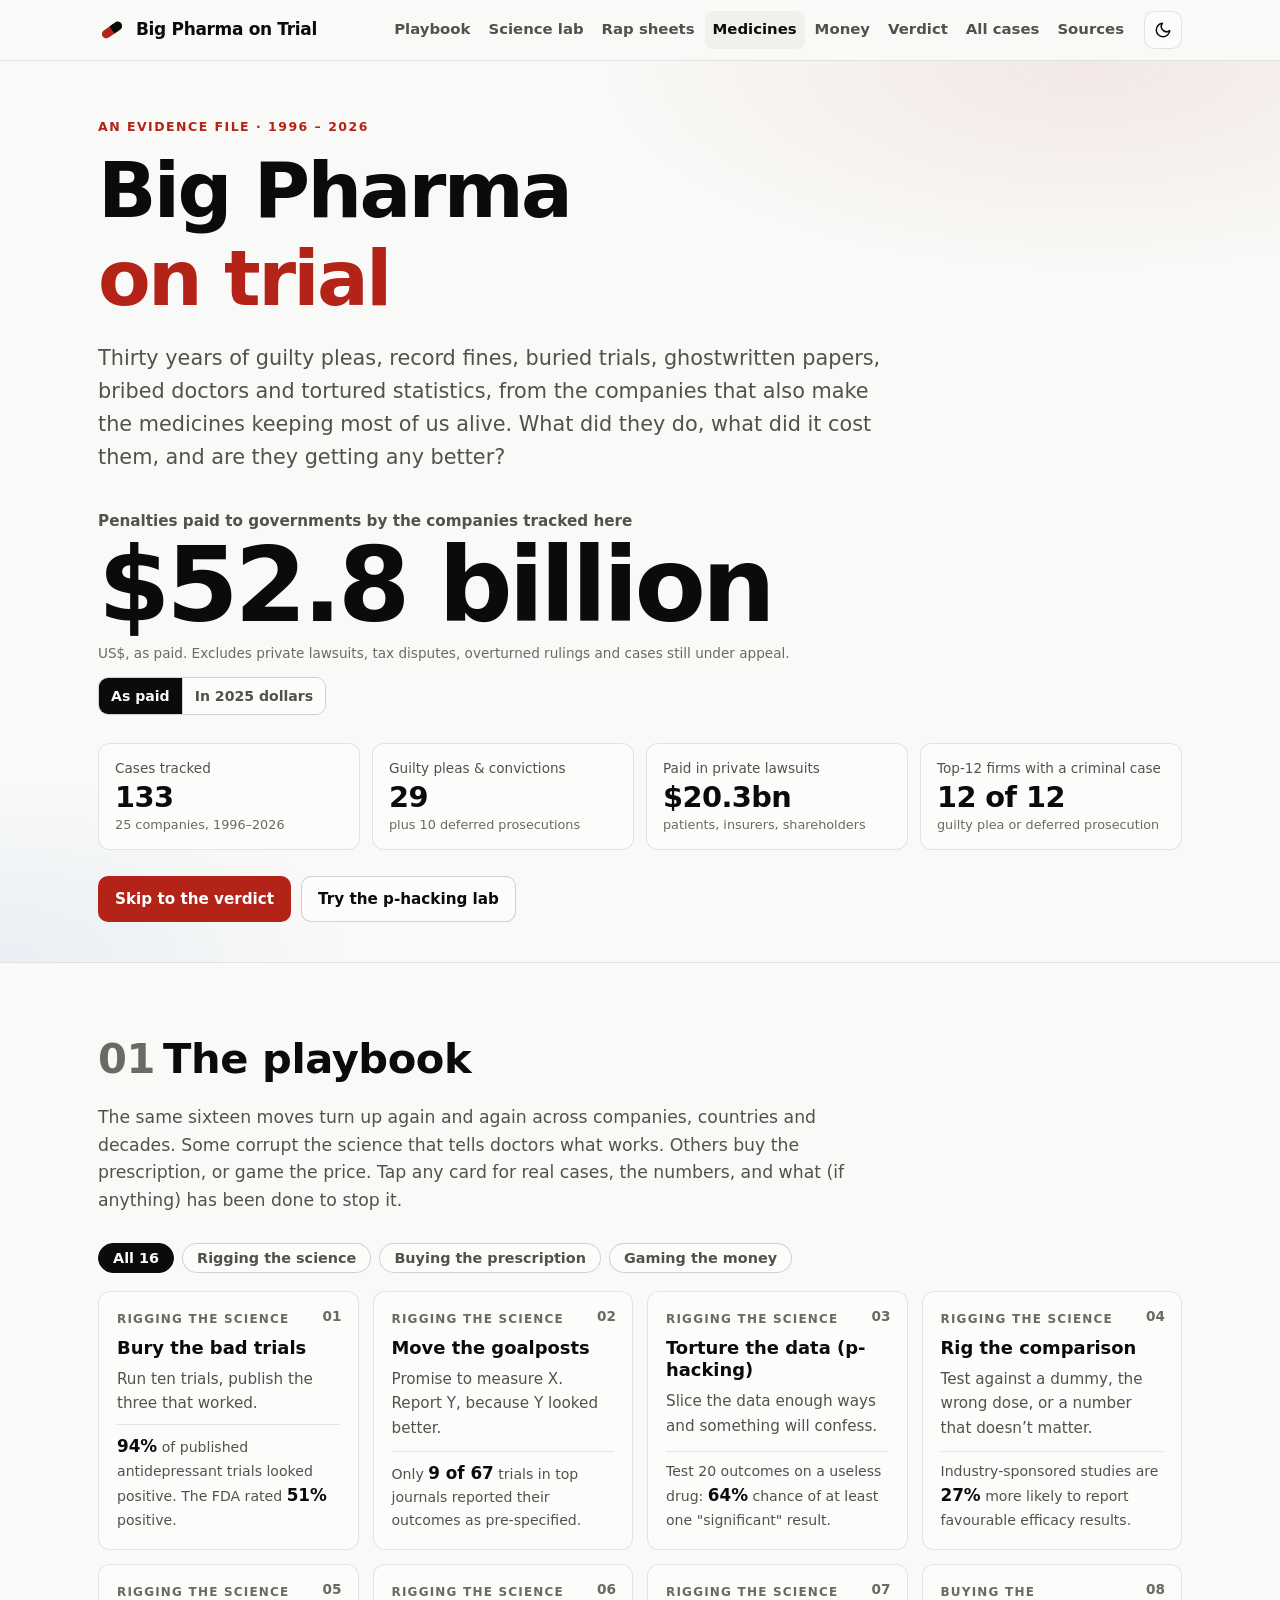
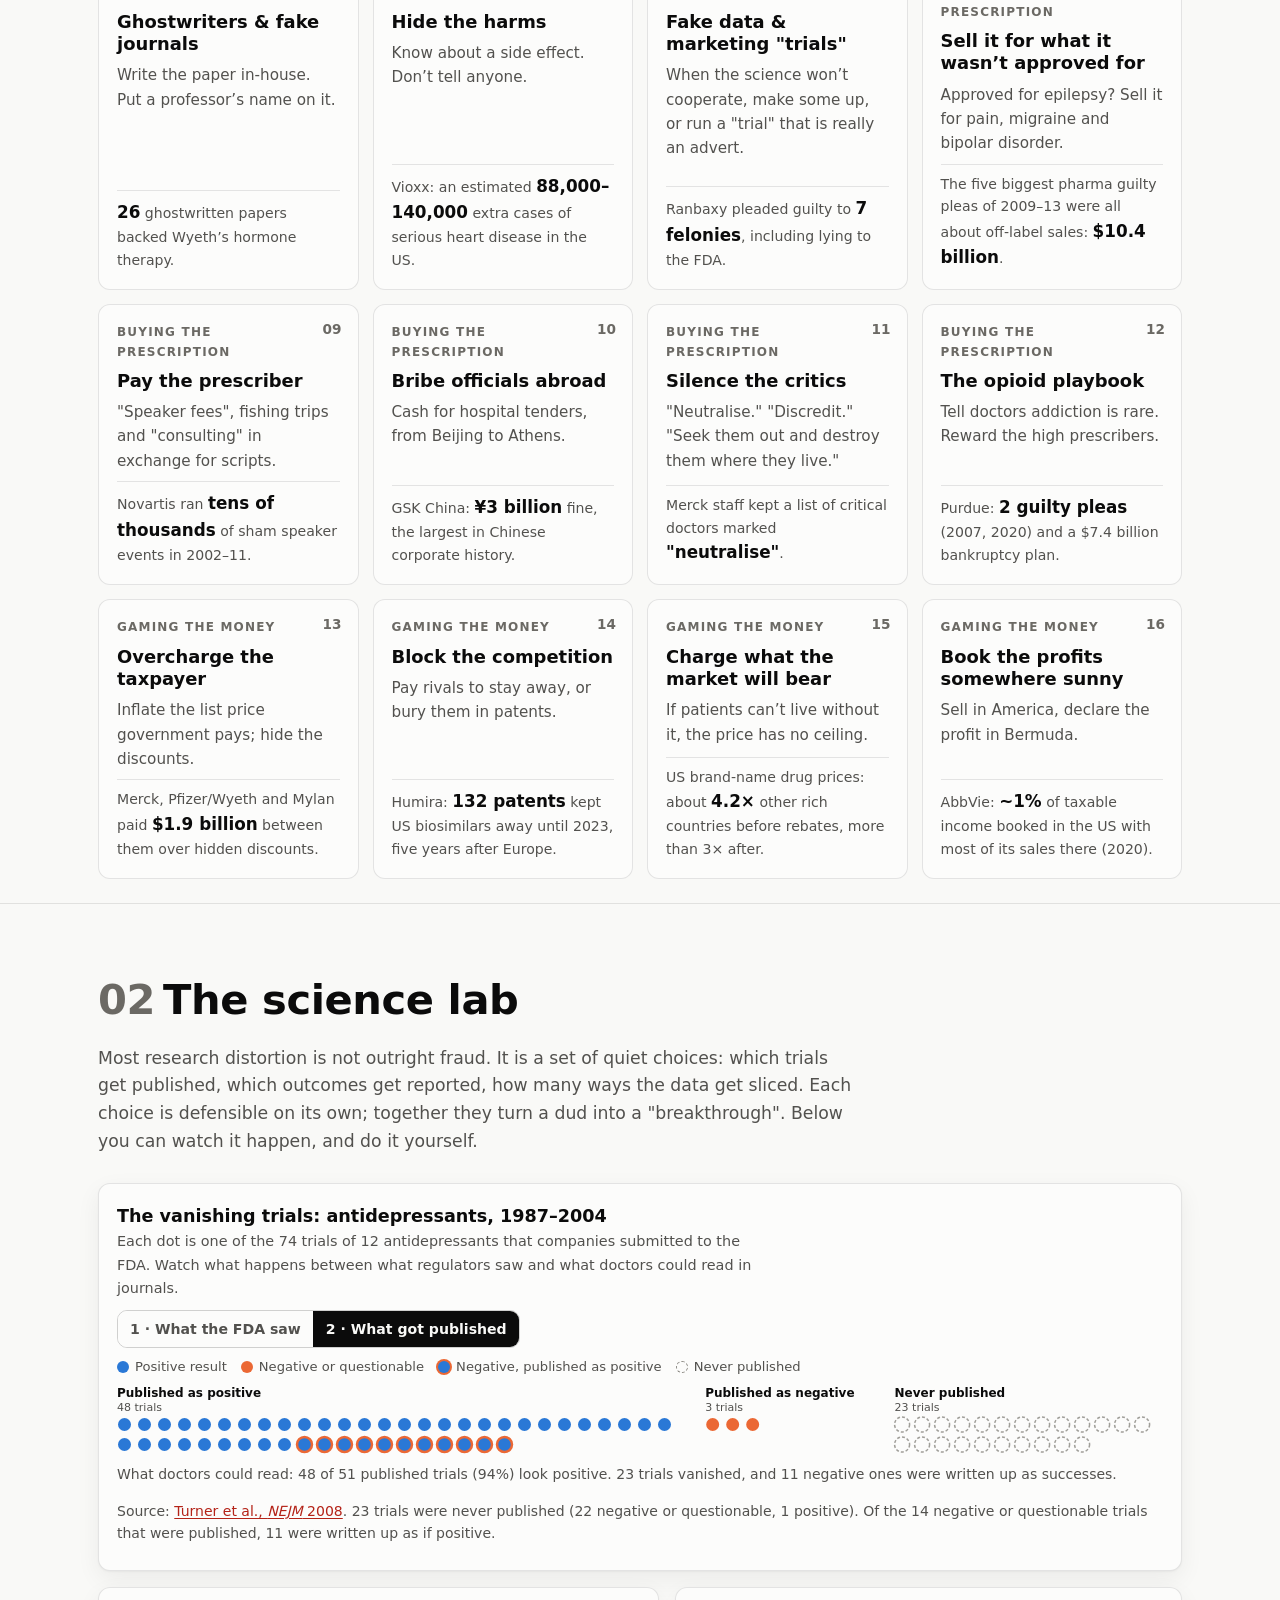
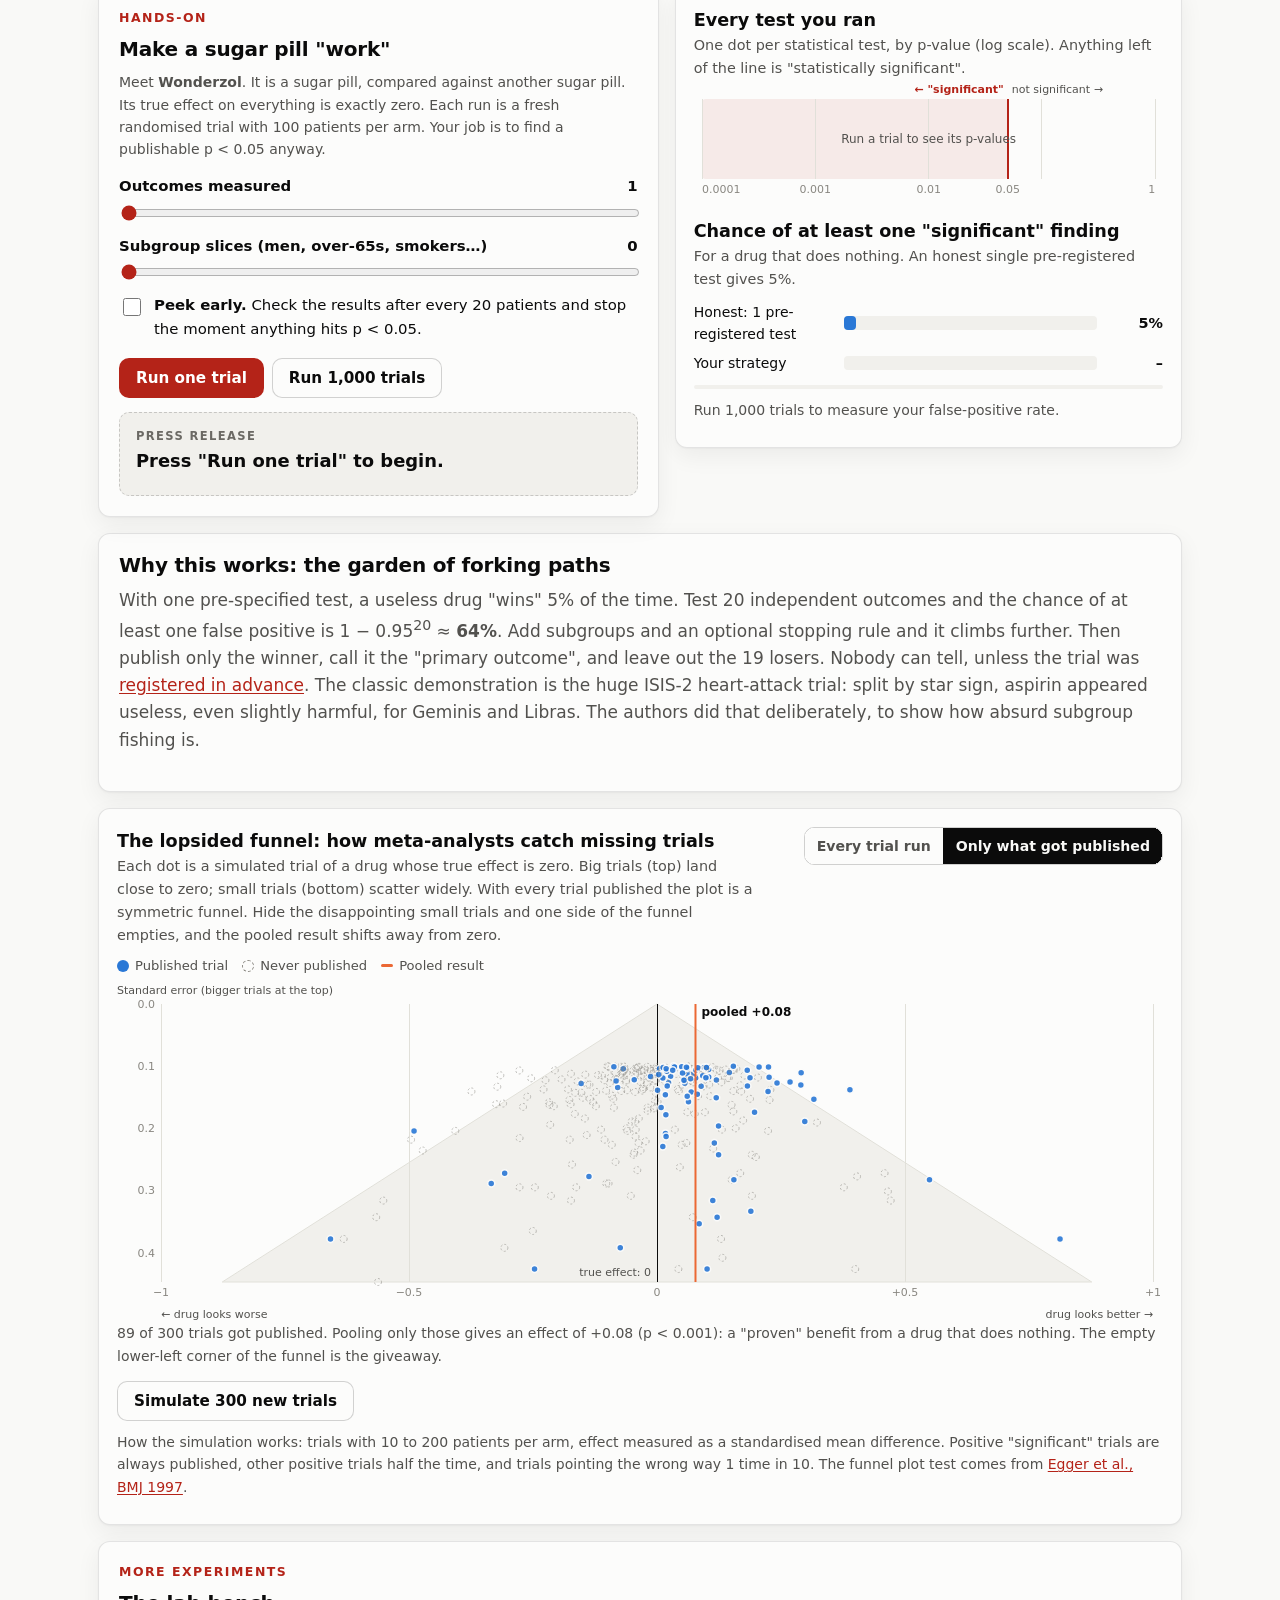
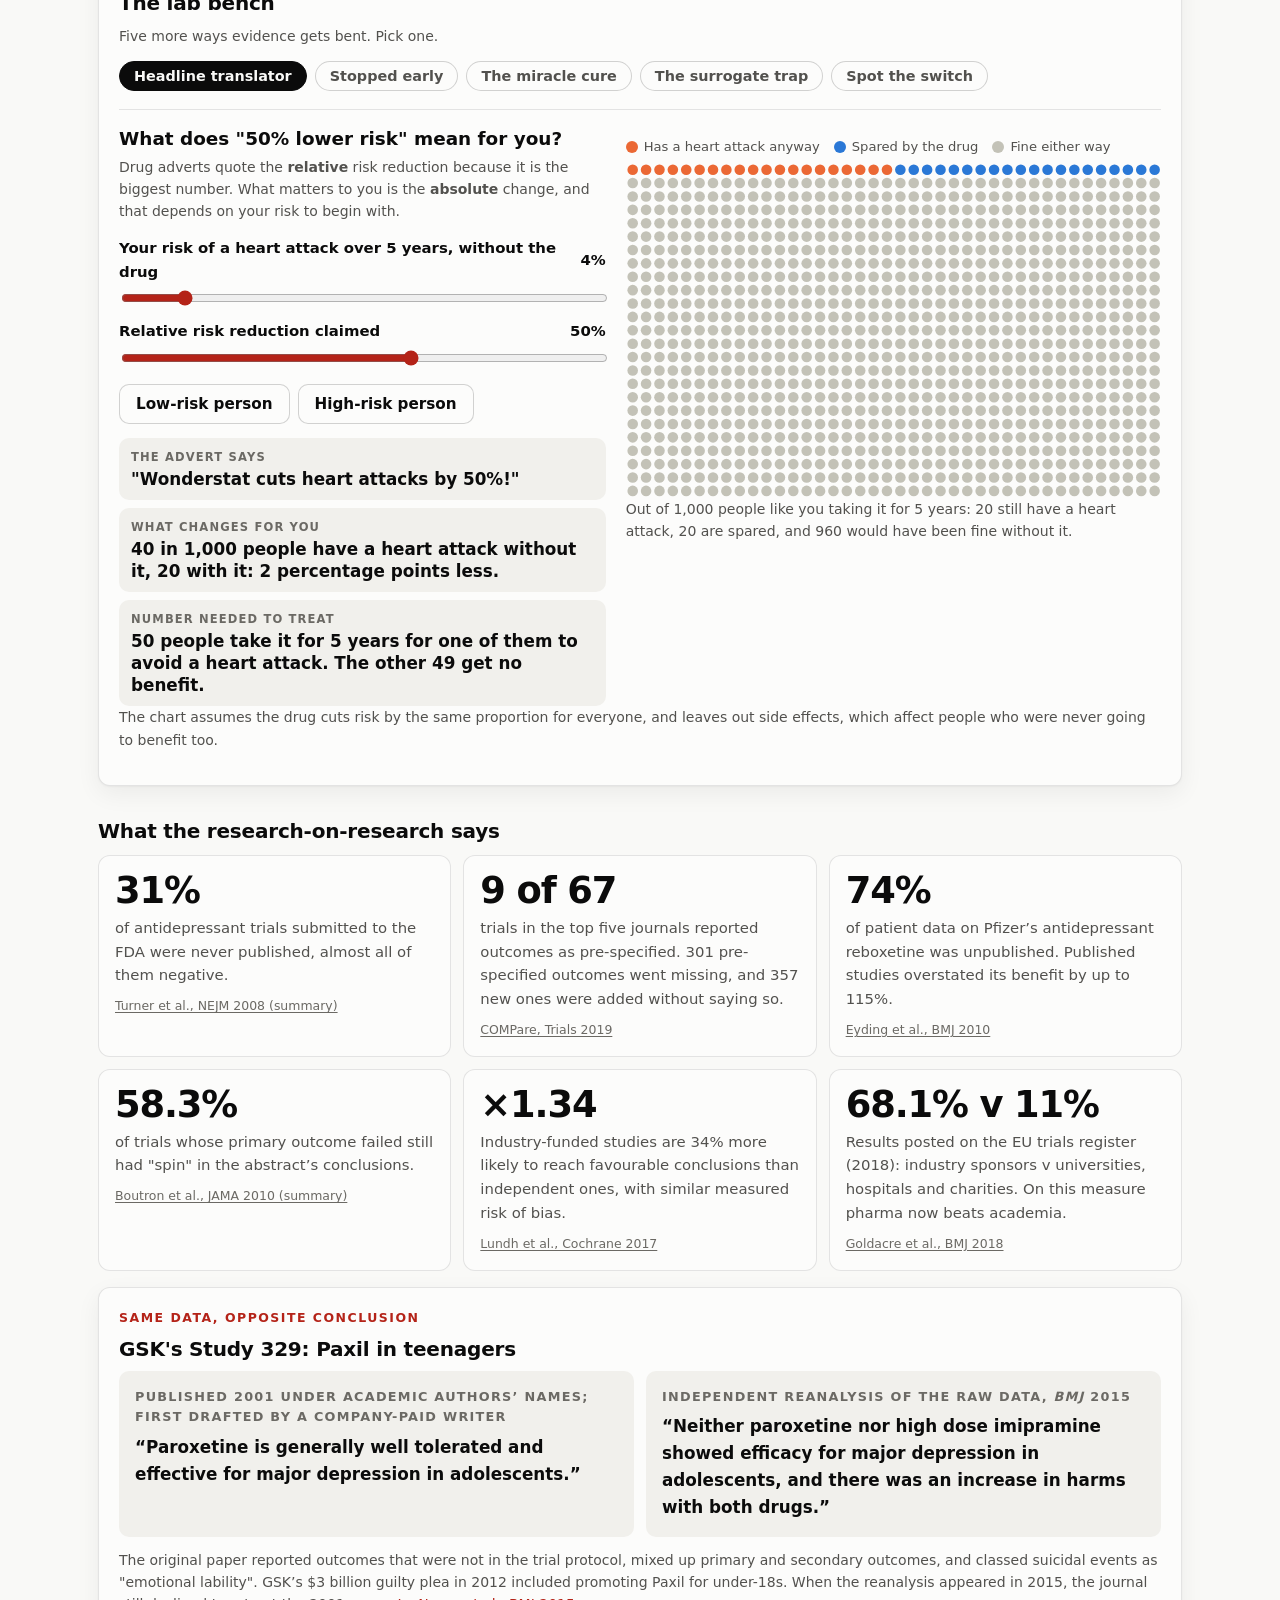
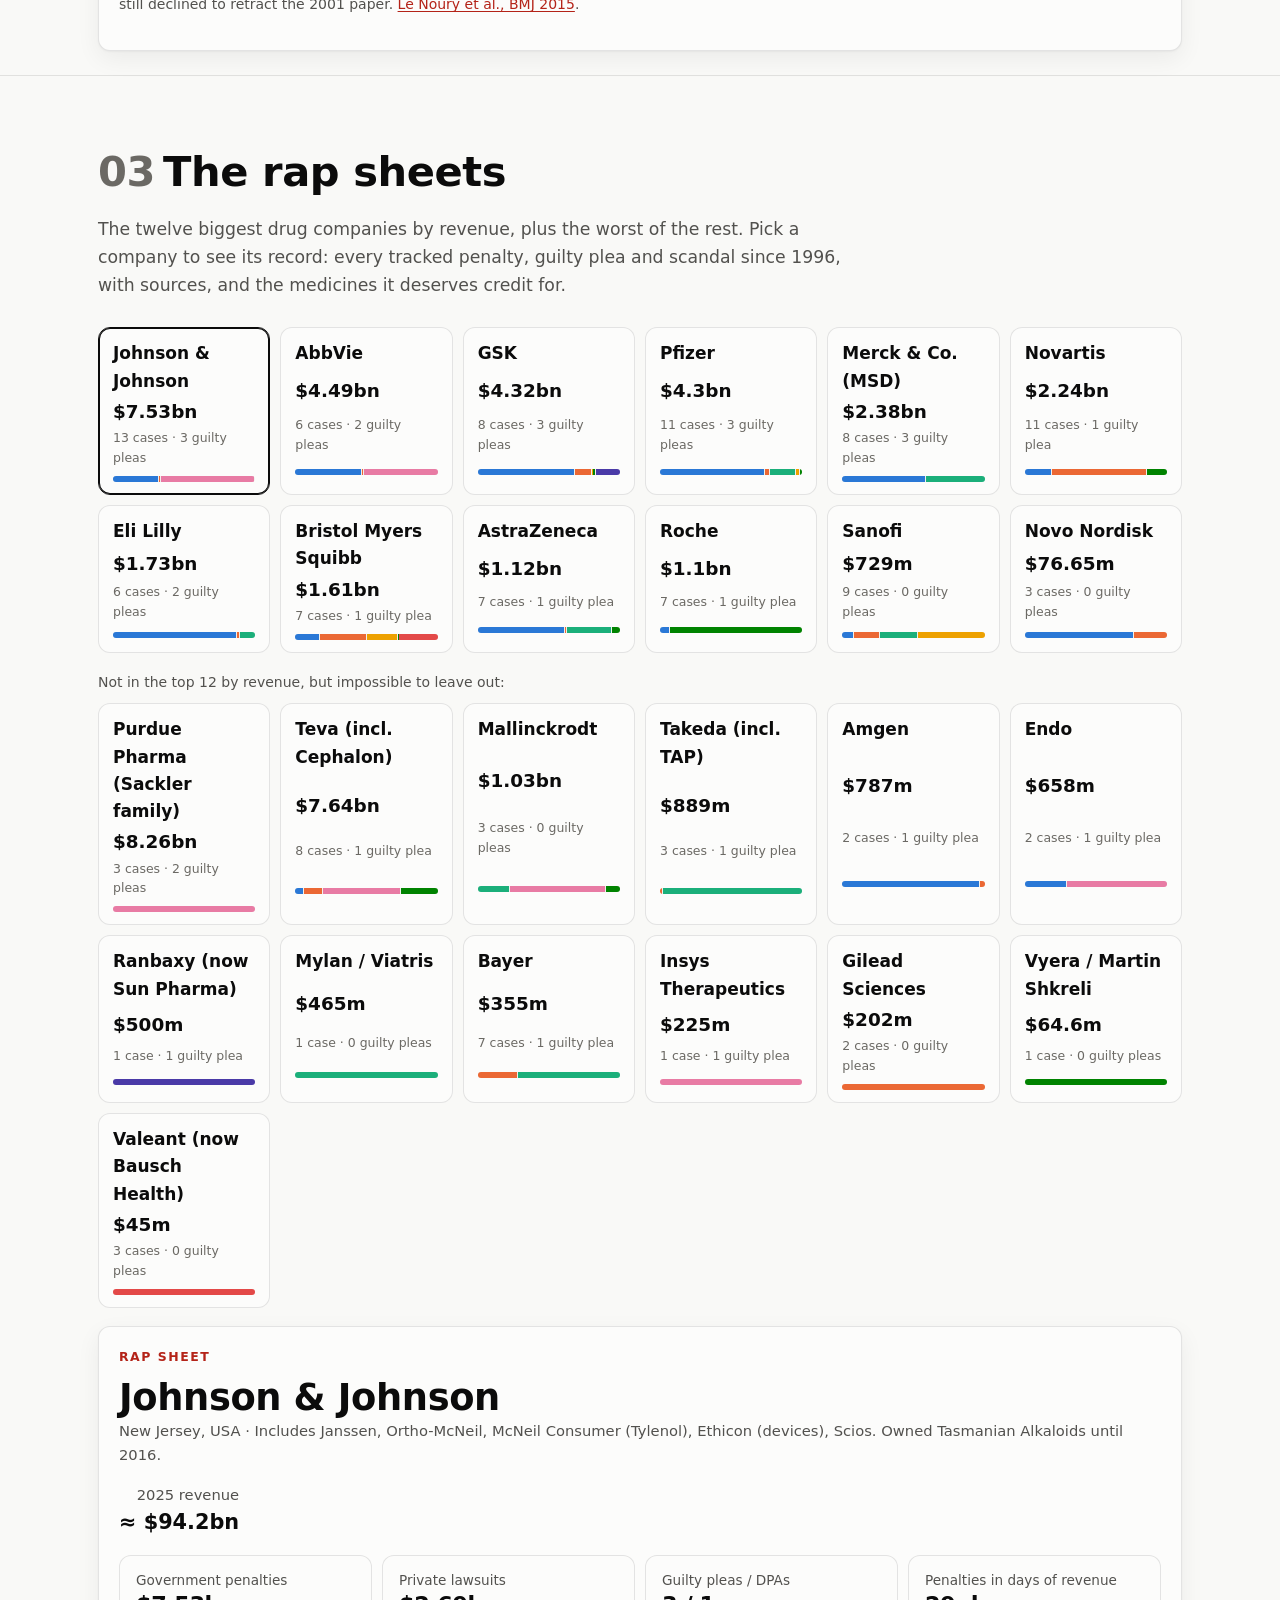
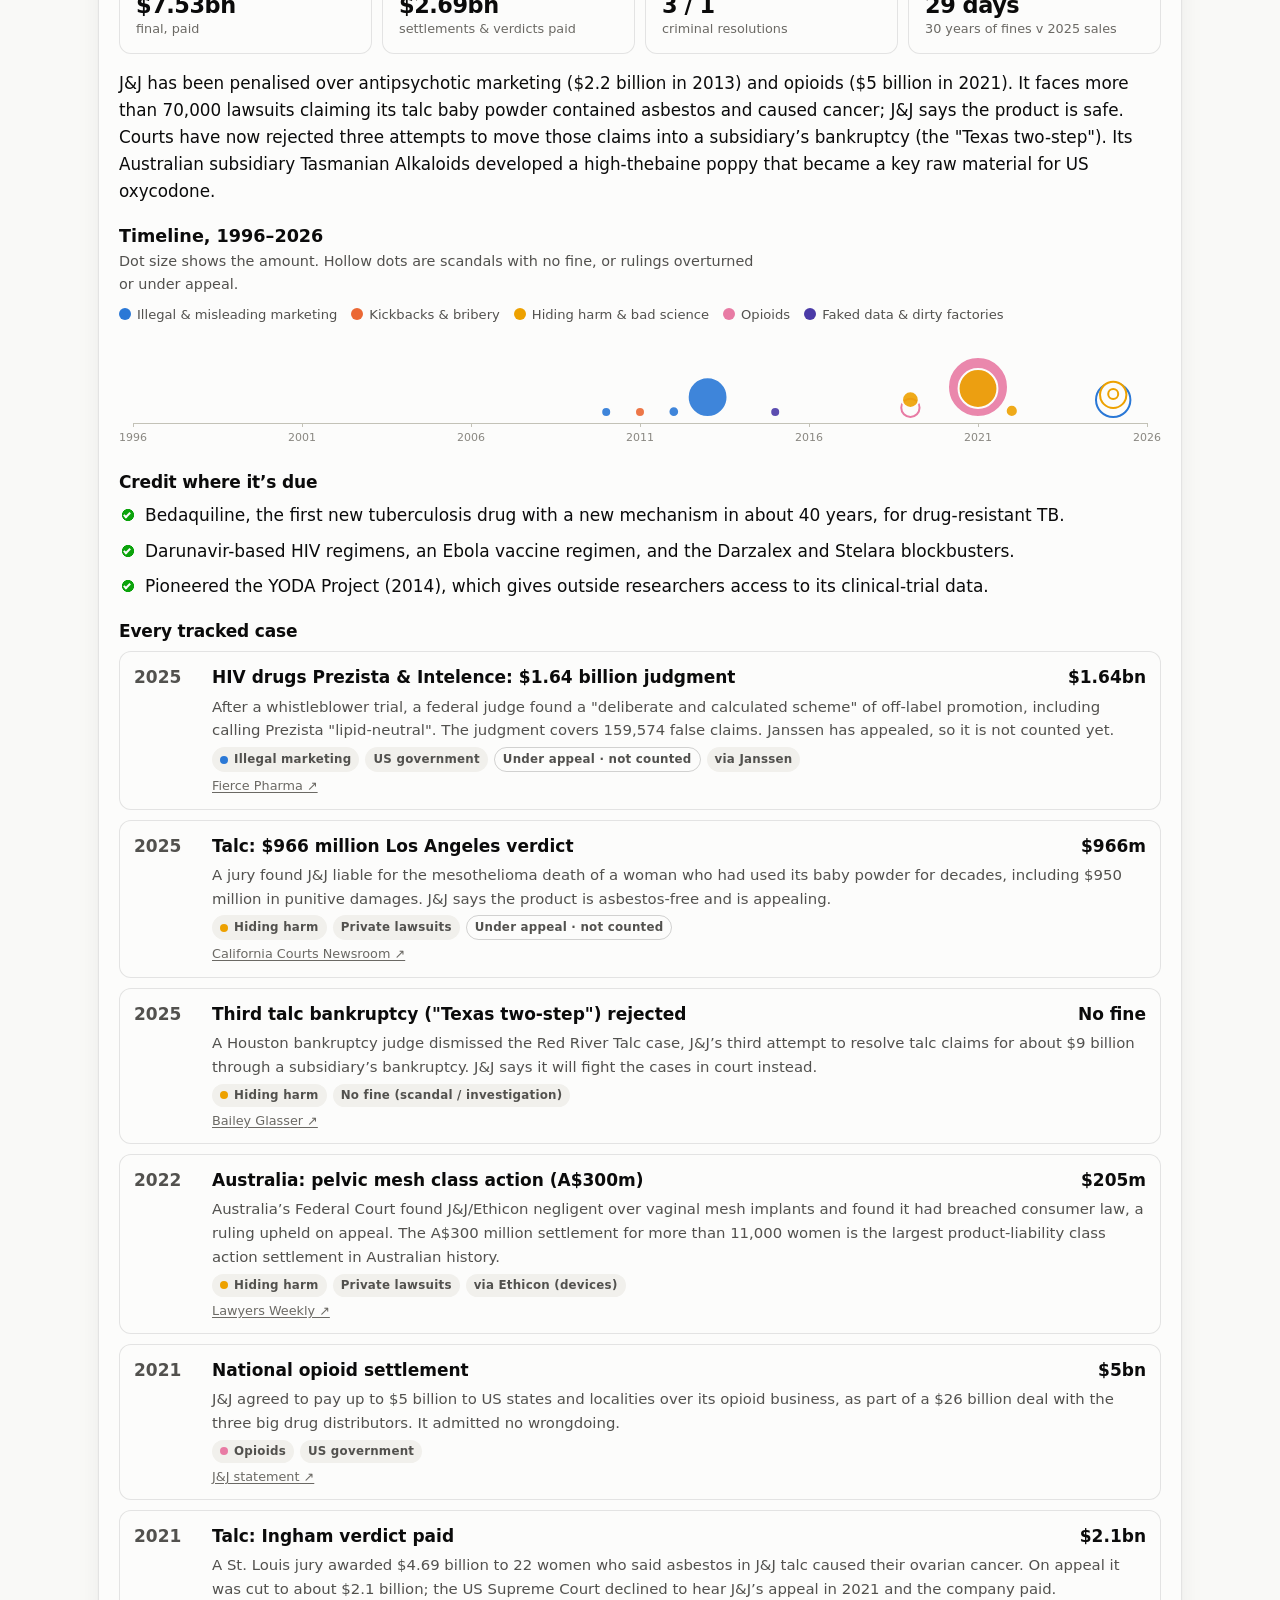
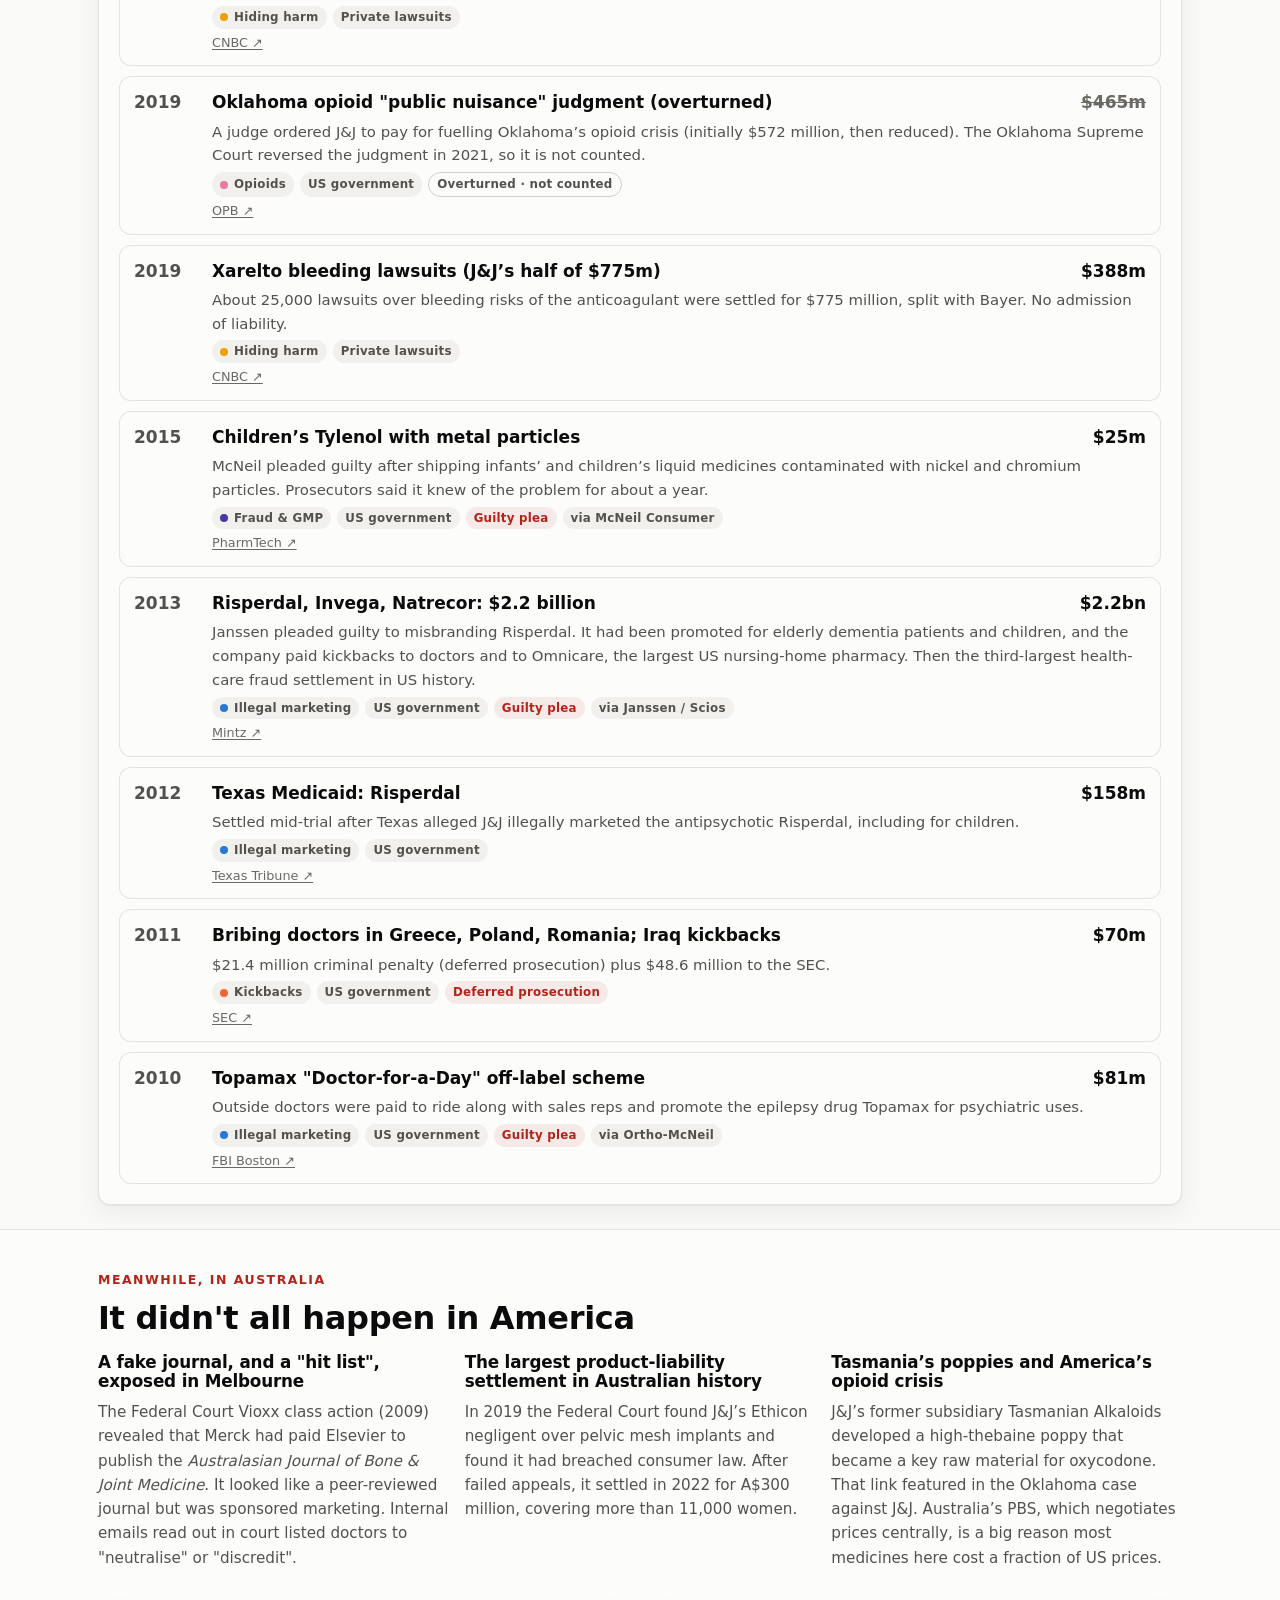
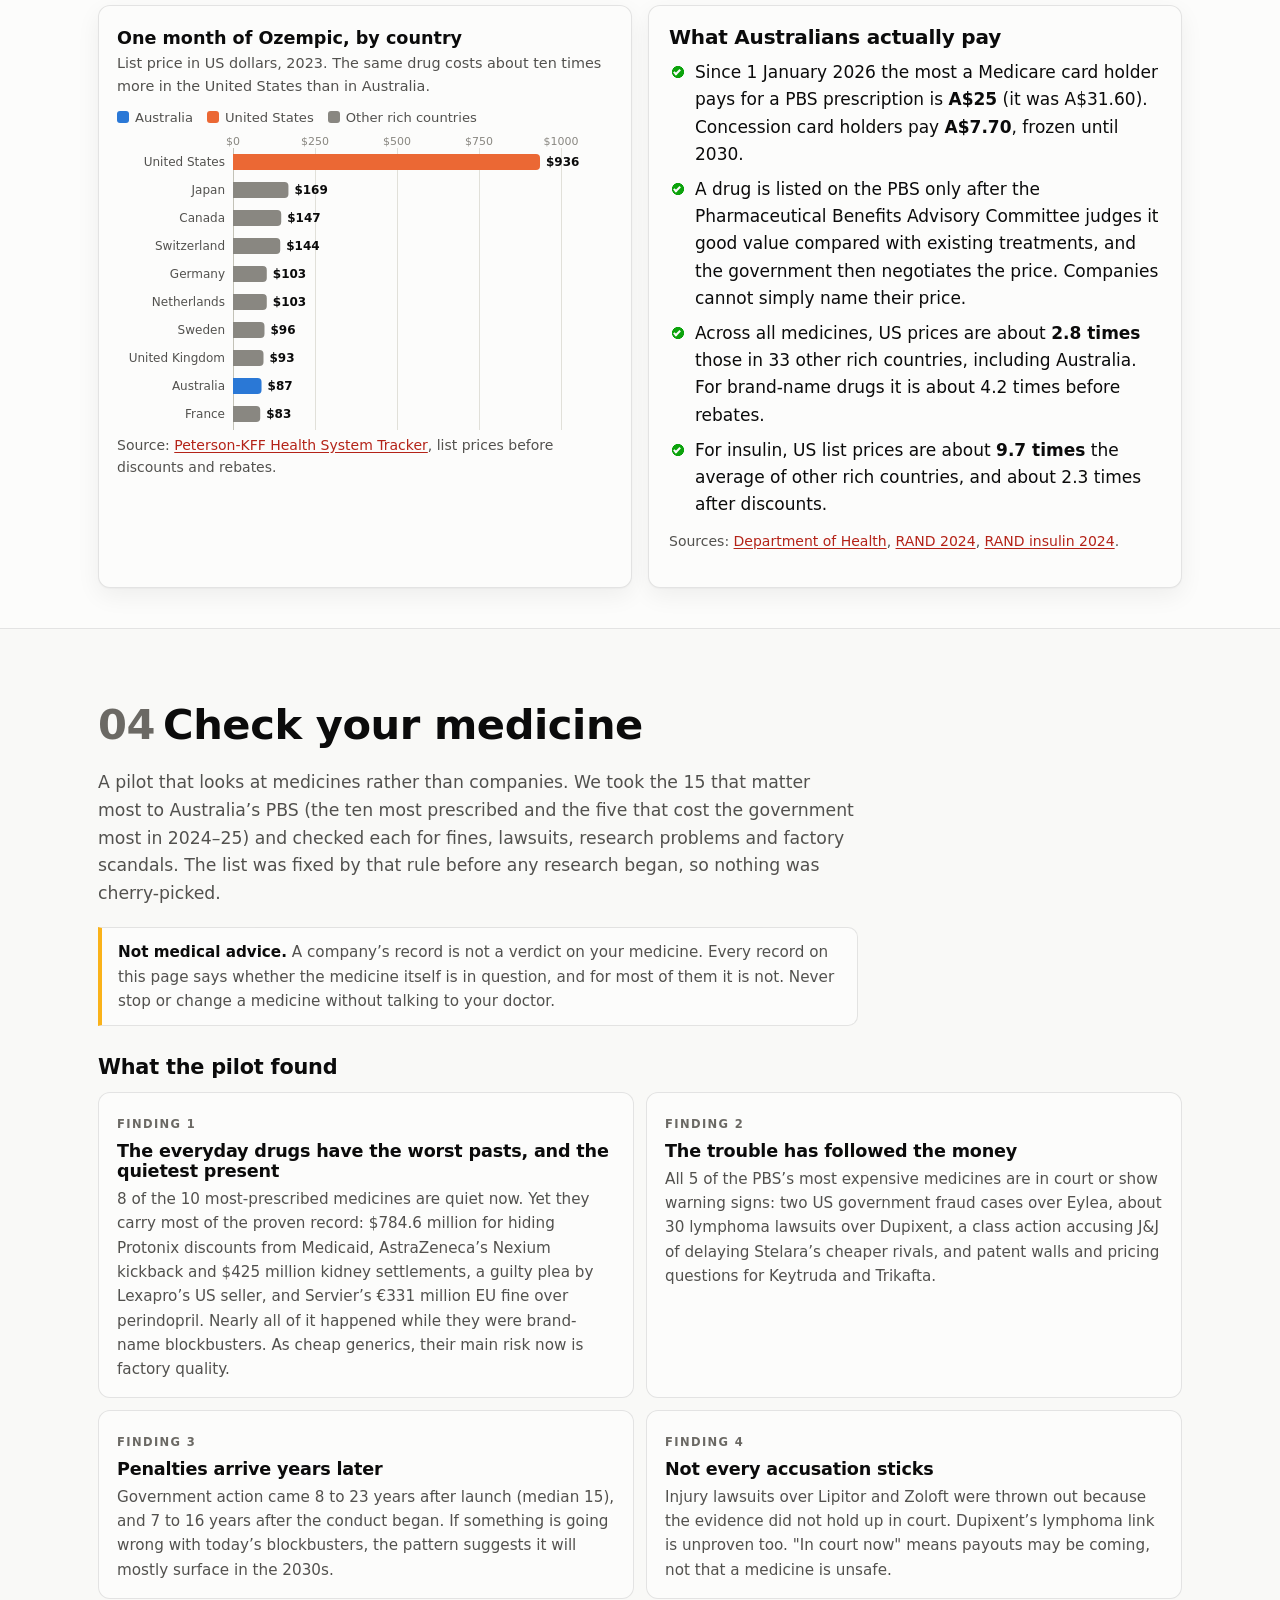
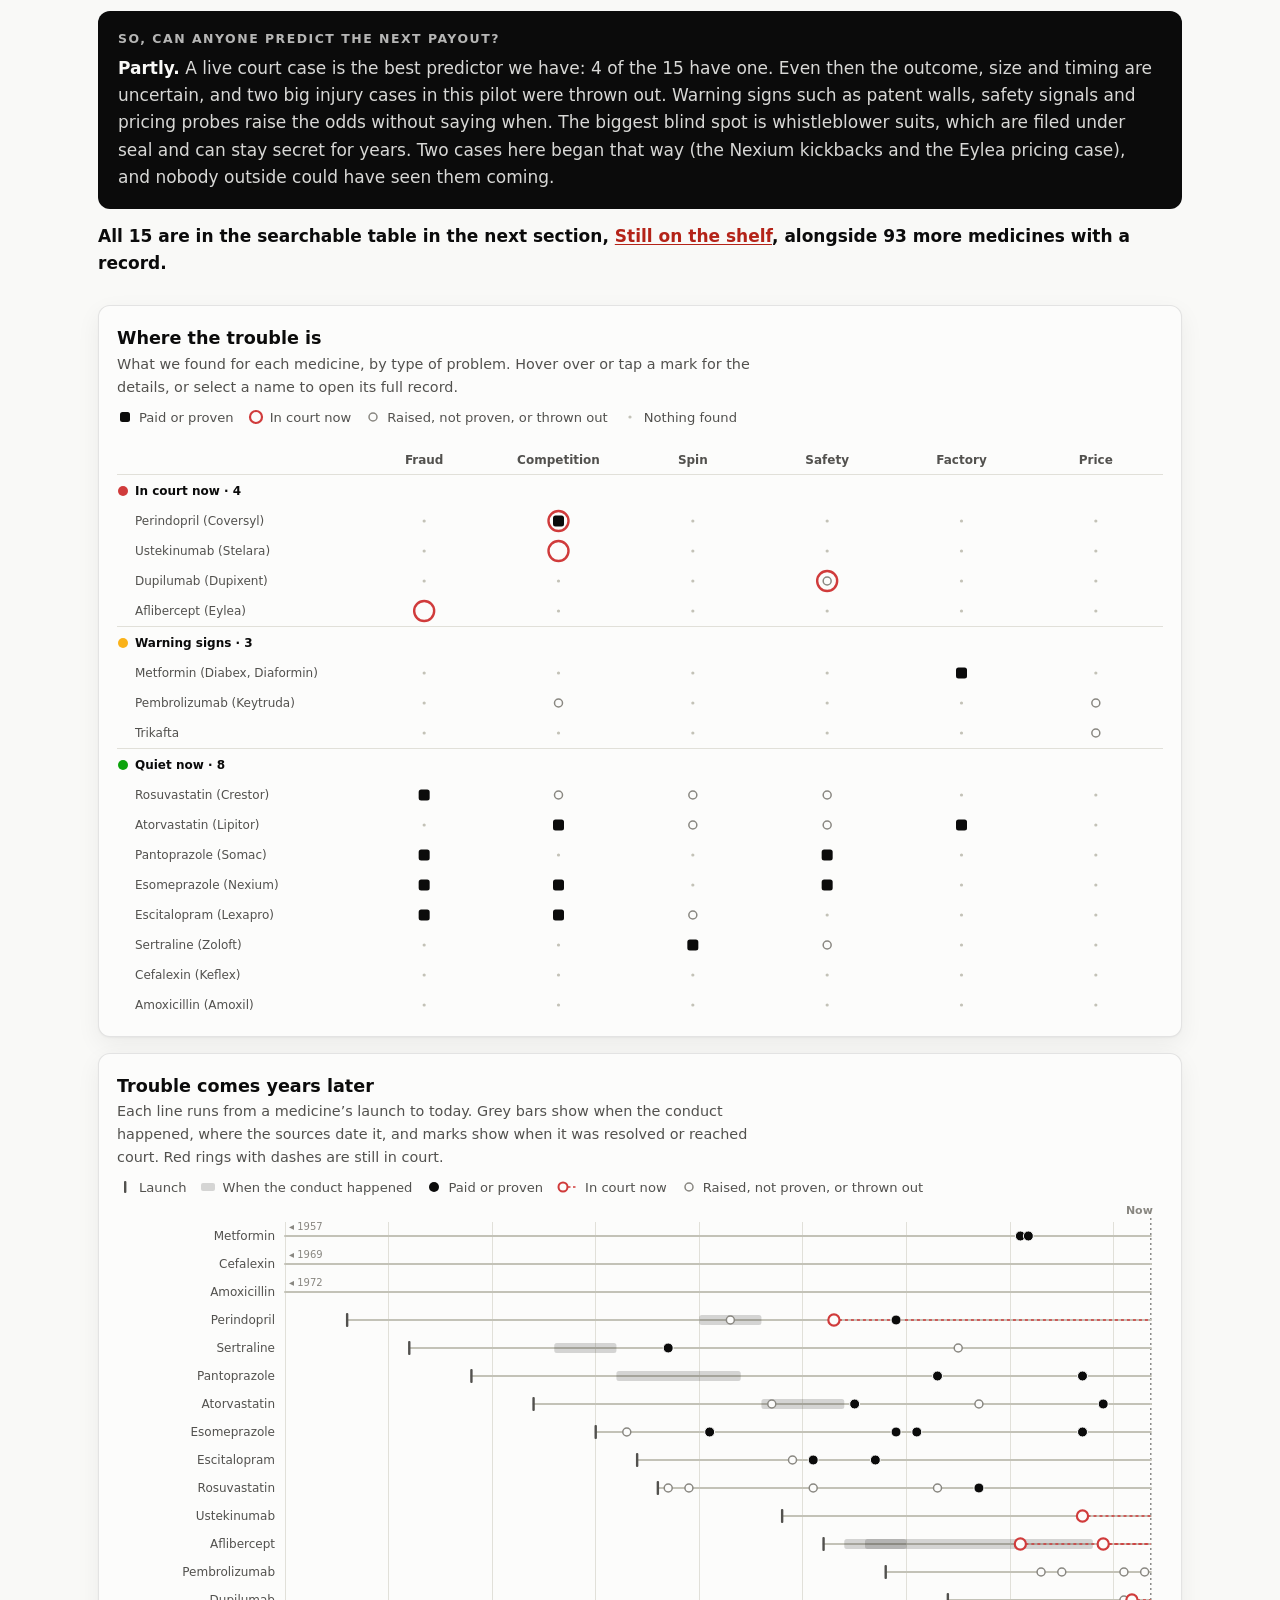
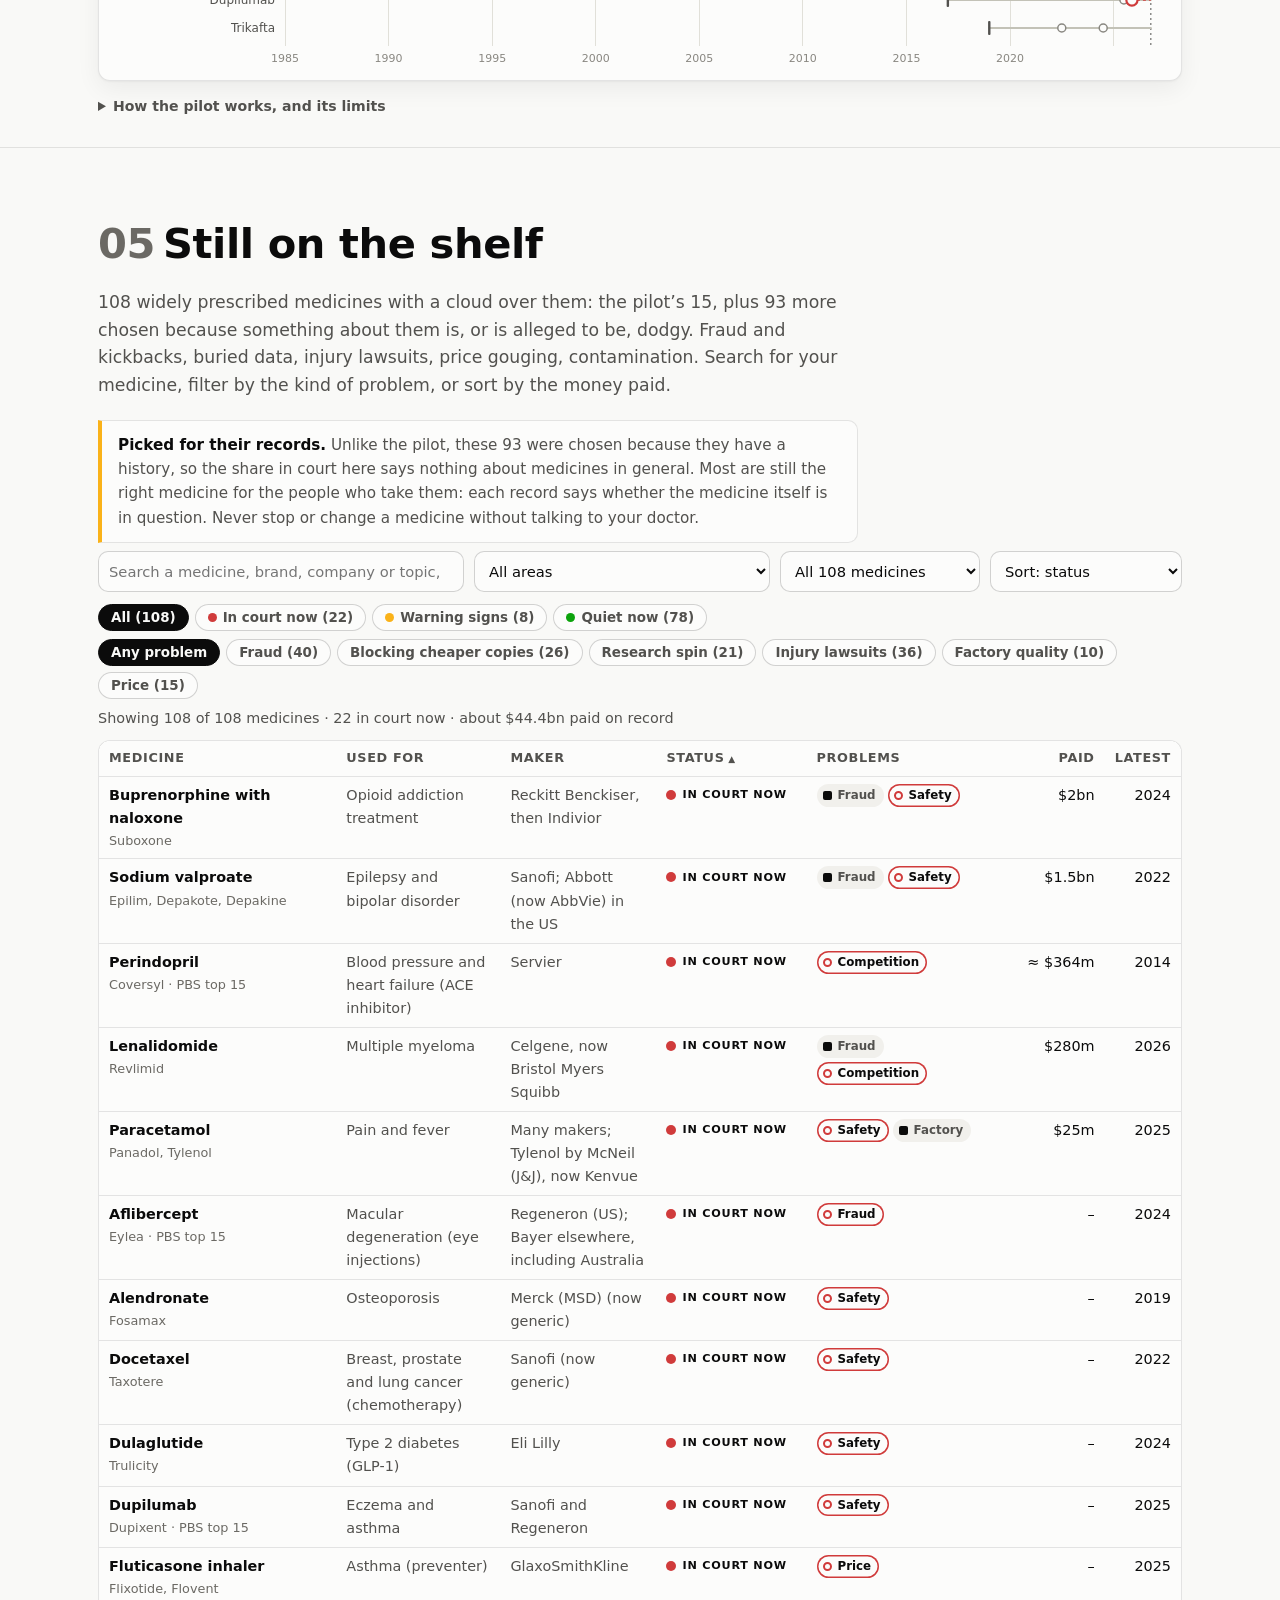
<file: index.html>
<!doctype html>
<html lang="en-AU">
<head>
  <meta charset="utf-8">
  <meta name="viewport" content="width=device-width, initial-scale=1">
  <title>Big Pharma on Trial</title>
  <meta name="description" content="Thirty years of fines, fraud, buried trials and p-hacking by the world's biggest drug companies. Interactive charts, company rap sheets, a p-hacking lab, and a verdict: are they good or bad, and are they getting better?">
  <meta name="theme-color" content="#b42318">
  <meta property="og:type" content="website">
  <meta property="og:title" content="Big Pharma on Trial">
  <meta property="og:description" content="Thirty years of fines, guilty pleas, buried trials and p-hacking by the world's biggest drug companies, with every case sourced.">
  <meta property="og:url" content="https://rickusinggithub.github.io/BigPharma/">
  <meta property="og:image" content="https://rickusinggithub.github.io/BigPharma/assets/og-card.png">
  <meta property="og:image:width" content="1200">
  <meta property="og:image:height" content="630">
  <meta property="og:image:alt" content="Big Pharma on Trial: penalties paid by the world's biggest drug companies, 1996 to 2026">
  <meta name="twitter:card" content="summary_large_image">
  <link rel="icon" href="data:image/svg+xml,%3Csvg xmlns='http://www.w3.org/2000/svg' viewBox='0 0 32 32'%3E%3Crect x='3' y='11' width='26' height='10' rx='5' fill='%23b42318' transform='rotate(-35 16 16)'/%3E%3Cpath d='M16 16 L21.6 8 A5 5 0 0 1 28.9 13.1 L23.3 21.1Z' fill='%23fff' opacity='.9' transform='rotate(0)'/%3E%3C/svg%3E">
  <link rel="stylesheet" href="assets/css/style.css">
  <script>
    try { var t = localStorage.getItem('bp-theme'); if (t === 'light' || t === 'dark') document.documentElement.setAttribute('data-theme', t); } catch (e) {}
  </script>
</head>
<body>
<a class="skip" href="#main">Skip to content</a>

<header class="site-header">
  <div class="wrap">
    <a class="brand" href="#top" aria-label="Big Pharma on Trial, home">
      <svg class="brand-mark" viewBox="0 0 32 32" aria-hidden="true">
        <g transform="rotate(-35 16 16)"><rect x="3" y="11" width="26" height="10" rx="5" fill="var(--accent)"/><rect x="16" y="11" width="13" height="10" rx="5" fill="var(--ink)"/><rect x="16" y="11" width="5" height="10" fill="var(--ink)"/></g>
      </svg>
      <span>Big Pharma on Trial</span>
    </a>
    <button class="icon-btn menu-btn" id="menuBtn" aria-label="Open menu" aria-expanded="false" aria-controls="nav">
      <svg viewBox="0 0 24 24" fill="none" stroke="currentColor" stroke-width="2" stroke-linecap="round"><path d="M4 7h16M4 12h16M4 17h16"/></svg>
    </button>
    <nav class="nav" id="nav" aria-label="Sections">
      <a href="#playbook">Playbook</a>
      <a href="#lab">Science lab</a>
      <a href="#companies">Rap sheets</a>
      <a href="#medicines">Medicines</a>
      <a href="#money">Money</a>
      <a href="#verdict">Verdict</a>
      <a href="#cases">All cases</a>
      <a href="#sources">Sources</a>
    </nav>
    <button class="icon-btn" id="themeBtn" aria-label="Toggle dark mode">
      <svg viewBox="0 0 24 24" fill="none" stroke="currentColor" stroke-width="2" stroke-linecap="round" stroke-linejoin="round"><path d="M21 12.8A9 9 0 1 1 11.2 3a7 7 0 0 0 9.8 9.8z"/></svg>
    </button>
  </div>
</header>

<main id="main">
  <!-- ═══════════════ HERO ═══════════════ -->
  <section class="hero" id="top">
    <div class="wrap">
      <span class="kicker">An evidence file · 1996 – 2026</span>
      <h1>Big Pharma <em>on trial</em></h1>
      <p class="deck">Thirty years of guilty pleas, record fines, buried trials, ghostwritten papers, bribed doctors and tortured statistics, from the companies that also make the medicines keeping most of us alive. What did they do, what did it cost them, and are they getting any better?</p>

      <div class="hero-figure" aria-live="polite">
        <div class="label">Penalties paid to governments by the companies tracked here</div>
        <div class="value" id="heroTotal">$0bn</div>
        <div class="note" id="heroNote">US$, as paid. Excludes private lawsuits, tax disputes, overturned rulings and cases still under appeal.</div>
        <div class="seg dollars-toggle" role="group" aria-label="Show amounts" style="margin-top:12px">
          <button aria-pressed="true" data-dollars="nominal">As paid</button>
          <button aria-pressed="false" data-dollars="real">In 2025 dollars</button>
        </div>
      </div>

      <div class="tiles" id="heroTiles"></div>

      <div class="hero-cta">
        <a class="btn primary" href="#verdict">Skip to the verdict</a>
        <a class="btn" href="#lab">Try the p-hacking lab</a>
      </div>
    </div>
  </section>

  <hr class="divider">

  <!-- ═══════════════ PLAYBOOK ═══════════════ -->
  <section class="block" id="playbook">
    <div class="wrap">
      <div class="section-head reveal">
        <h2><span class="num">01</span>The playbook</h2>
        <p>The same sixteen moves turn up again and again across companies, countries and decades. Some corrupt the science that tells doctors what works. Others buy the prescription, or game the price. Tap any card for real cases, the numbers, and what (if anything) has been done to stop it.</p>
      </div>
      <div class="chips" role="group" aria-label="Filter tactics" id="tacticFilters">
        <button class="chip" aria-pressed="true" data-group="all">All 16</button>
        <button class="chip" aria-pressed="false" data-group="science">Rigging the science</button>
        <button class="chip" aria-pressed="false" data-group="selling">Buying the prescription</button>
        <button class="chip" aria-pressed="false" data-group="money">Gaming the money</button>
      </div>
      <div class="tactics" id="tactics"></div>
    </div>
  </section>

  <dialog class="sheet" id="tacticSheet" aria-labelledby="sheetTitle">
    <div class="sheet-inner">
      <button class="icon-btn sheet-close" id="sheetClose" aria-label="Close">
        <svg viewBox="0 0 24 24" fill="none" stroke="currentColor" stroke-width="2" stroke-linecap="round"><path d="M6 6l12 12M18 6L6 18"/></svg>
      </button>
      <div id="sheetBody"></div>
    </div>
  </dialog>

  <hr class="divider">

  <!-- ═══════════════ LAB ═══════════════ -->
  <section class="block" id="lab">
    <div class="wrap">
      <div class="section-head reveal">
        <h2><span class="num">02</span>The science lab</h2>
        <p>Most research distortion is not outright fraud. It is a set of quiet choices: which trials get published, which outcomes get reported, how many ways the data get sliced. Each choice is defensible on its own; together they turn a dud into a "breakthrough". Below you can watch it happen, and do it yourself.</p>
      </div>

      <!-- Publication bias -->
      <div class="chart-card reveal" id="pubBiasCard">
        <div class="chart-head">
          <div>
            <div class="chart-title">The vanishing trials: antidepressants, 1987–2004</div>
            <div class="chart-sub">Each dot is one of the 74 trials of 12 antidepressants that companies submitted to the FDA. Watch what happens between what regulators saw and what doctors could read in journals.</div>
          </div>
          <div class="seg" role="group" aria-label="Choose view">
            <button aria-pressed="true" data-step="0">1 · What the FDA saw</button>
            <button aria-pressed="false" data-step="1">2 · What got published</button>
          </div>
        </div>
        <div class="legend" id="pubLegend"></div>
        <div class="chart" id="pubBias"></div>
        <p class="small muted" id="pubCaption" aria-live="polite"></p>
        <p class="small muted">Source: <a href="https://sciencedaily.com/releases/2008/01/080116202037.htm" target="_blank" rel="noopener">Turner et al., <i>NEJM</i> 2008</a>. 23 trials were never published (22 negative or questionable, 1 positive). Of the 14 negative or questionable trials that were published, 11 were written up as if positive.</p>
      </div>

      <!-- P-hacking simulator -->
      <div class="lab-grid" style="margin-top:16px">
        <div class="card reveal" id="phackCard">
          <span class="kicker">Hands-on</span>
          <h3>Make a sugar pill "work"</h3>
          <p class="muted small">Meet <strong>Wonderzol</strong>. It is a sugar pill, compared against another sugar pill. Its true effect on everything is exactly zero. Each run is a fresh randomised trial with 100 patients per arm. Your job is to find a publishable p &lt; 0.05 anyway.</p>
          <div class="controls">
            <div class="control">
              <label for="nOutcomes">Outcomes measured</label><output id="nOutcomesOut">1</output>
              <input type="range" id="nOutcomes" min="1" max="20" value="1">
            </div>
            <div class="control">
              <label for="nSubgroups">Subgroup slices (men, over-65s, smokers…)</label><output id="nSubgroupsOut">0</output>
              <input type="range" id="nSubgroups" min="0" max="6" value="0">
            </div>
            <label class="check"><input type="checkbox" id="peek"> <span><strong>Peek early.</strong> Check the results after every 20 patients and stop the moment anything hits p &lt; 0.05.</span></label>
          </div>
          <div class="btn-row">
            <button class="btn primary" id="runOne">Run one trial</button>
            <button class="btn" id="runMany">Run 1,000 trials</button>
          </div>
          <div class="headline" id="headline" aria-live="polite">
            <div class="h-tag">Press release</div>
            <div class="h-text">Press "Run one trial" to begin.</div>
          </div>
        </div>
        <div class="chart-card reveal">
          <div class="chart-title">Every test you ran</div>
          <div class="chart-sub">One dot per statistical test, by p-value (log scale). Anything left of the line is "statistically significant".</div>
          <div class="chart" id="pStrip"></div>
          <div class="chart-title" style="margin-top:16px">Chance of at least one "significant" finding</div>
          <div class="chart-sub">For a drug that does nothing. An honest single pre-registered test gives 5%.</div>
          <div class="meter" id="fpMeter"></div>
          <div class="progress" aria-hidden="true"><div id="fpProgress"></div></div>
          <p class="small muted" id="fpNote" style="margin-top:10px">Run 1,000 trials to measure your false-positive rate.</p>
        </div>
      </div>

      <div class="card reveal" style="margin-top:16px">
        <h3>Why this works: the garden of forking paths</h3>
        <p class="muted">With one pre-specified test, a useless drug "wins" 5% of the time. Test 20 independent outcomes and the chance of at least one false positive is 1 − 0.95<sup>20</sup> ≈ <strong>64%</strong>. Add subgroups and an optional stopping rule and it climbs further. Then publish only the winner, call it the "primary outcome", and leave out the 19 losers. Nobody can tell, unless the trial was <a href="#t-switch">registered in advance</a>. The classic demonstration is the huge ISIS-2 heart-attack trial: split by star sign, aspirin appeared useless, even slightly harmful, for Geminis and Libras. The authors did that deliberately, to show how absurd subgroup fishing is.</p>
      </div>

      <!-- Funnel plot -->
      <div class="chart-card reveal" id="funnelCard" style="margin-top:16px">
        <div class="chart-head">
          <div>
            <div class="chart-title">The lopsided funnel: how meta-analysts catch missing trials</div>
            <div class="chart-sub">Each dot is a simulated trial of a drug whose true effect is zero. Big trials (top) land close to zero; small trials (bottom) scatter widely. With every trial published the plot is a symmetric funnel. Hide the disappointing small trials and one side of the funnel empties, and the pooled result shifts away from zero.</div>
          </div>
          <div class="seg" role="group" aria-label="Choose view">
            <button aria-pressed="true" data-funnel="all">Every trial run</button>
            <button aria-pressed="false" data-funnel="published">Only what got published</button>
          </div>
        </div>
        <div class="legend" id="funnelLegend"></div>
        <div class="chart" id="funnelChart"></div>
        <p class="small muted" id="funnelCaption" aria-live="polite"></p>
        <div class="btn-row"><button class="btn" id="funnelRerun">Simulate 300 new trials</button></div>
        <p class="small muted" style="margin-top:10px">How the simulation works: trials with 10 to 200 patients per arm, effect measured as a standardised mean difference. Positive "significant" trials are always published, other positive trials half the time, and trials pointing the wrong way 1 time in 10. The funnel plot test comes from <a href="https://doi.org/10.1136/bmj.315.7109.629" target="_blank" rel="noopener">Egger et al., BMJ 1997</a>.</p>
      </div>

      <!-- Evidence tiles -->
      <!-- Lab bench: five more experiments -->
      <div class="card reveal bench" id="bench" style="margin-top:16px">
        <span class="kicker">More experiments</span>
        <h3>The lab bench</h3>
        <p class="muted small">Five more ways evidence gets bent. Pick one.</p>
        <div class="chips bench-tabs" role="tablist" id="benchTabs" aria-label="Experiments">
          <button class="chip" role="tab" id="tab-risk" aria-selected="true" aria-controls="panel-risk">Headline translator</button>
          <button class="chip" role="tab" id="tab-stop" aria-selected="false" aria-controls="panel-stop" tabindex="-1">Stopped early</button>
          <button class="chip" role="tab" id="tab-rtm" aria-selected="false" aria-controls="panel-rtm" tabindex="-1">The miracle cure</button>
          <button class="chip" role="tab" id="tab-surr" aria-selected="false" aria-controls="panel-surr" tabindex="-1">The surrogate trap</button>
          <button class="chip" role="tab" id="tab-switch" aria-selected="false" aria-controls="panel-switch" tabindex="-1">Spot the switch</button>
        </div>

        <!-- 1. Relative v absolute risk -->
        <div role="tabpanel" id="panel-risk" aria-labelledby="tab-risk" class="bench-panel">
          <div class="bench-grid">
            <div>
              <h4 class="bench-h">What does "50% lower risk" mean for you?</h4>
              <p class="small muted">Drug adverts quote the <strong>relative</strong> risk reduction because it is the biggest number. What matters to you is the <strong>absolute</strong> change, and that depends on your risk to begin with.</p>
              <div class="controls">
                <div class="control">
                  <label for="rBase">Your risk of a heart attack over 5 years, without the drug</label><output id="rBaseOut">4%</output>
                  <input type="range" id="rBase" min="0.5" max="30" step="0.5" value="4">
                </div>
                <div class="control">
                  <label for="rRrr">Relative risk reduction claimed</label><output id="rRrrOut">50%</output>
                  <input type="range" id="rRrr" min="5" max="80" step="5" value="50">
                </div>
              </div>
              <div class="btn-row">
                <button class="btn" data-preset="2,30">Low-risk person</button>
                <button class="btn" data-preset="20,30">High-risk person</button>
              </div>
              <div class="says" aria-live="polite">
                <div class="say"><span class="who">The advert says</span><strong id="rRel"></strong></div>
                <div class="say"><span class="who">What changes for you</span><strong id="rAbs"></strong></div>
                <div class="say"><span class="who">Number needed to treat</span><strong id="rNnt"></strong></div>
              </div>
            </div>
            <div>
              <div class="legend" id="rLegend"></div>
              <div class="chart" id="rArray"></div>
              <p class="small muted" id="rCaption"></p>
            </div>
          </div>
          <p class="small muted">The chart assumes the drug cuts risk by the same proportion for everyone, and leaves out side effects, which affect people who were never going to benefit too.</p>
        </div>

        <!-- 2. Stopped early for benefit -->
        <div role="tabpanel" id="panel-stop" aria-labelledby="tab-stop" class="bench-panel" hidden>
          <div class="bench-grid">
            <div>
              <h4 class="bench-h">Stopped early for "benefit"</h4>
              <p class="small muted">This drug really works, but only modestly. Each trial plans 1,000 patients per arm and peeks at the results after 250, 500 and 750. If the drug looks dramatically better at a peek, the trial stops and announces a win. Trials that stop early tend to stop on a lucky streak, so they overstate the effect.</p>
              <div class="controls">
                <div class="control">
                  <label for="sTrue">True effect: fewer heart attacks than placebo</label><output id="sTrueOut">20%</output>
                  <input type="range" id="sTrue" min="0" max="40" step="5" value="20">
                </div>
                <div class="chips" role="group" aria-label="Stopping rule" id="sRule" style="margin:0">
                  <button class="chip" aria-pressed="true" data-alpha="0.001">Strict rule (p &lt; 0.001)</button>
                  <button class="chip" aria-pressed="false" data-alpha="0.01">Lenient rule (p &lt; 0.01)</button>
                </div>
              </div>
              <div class="btn-row"><button class="btn primary" id="sRun">Run 400 trials</button></div>
              <p class="small" id="sSummary" aria-live="polite" style="margin-top:12px"></p>
            </div>
            <div>
              <div class="legend" id="sLegend"></div>
              <div class="chart" id="sChart"></div>
            </div>
          </div>
          <p class="small muted">A 2010 review of 91 trials stopped early for benefit found their effects were systematically larger than in comparable trials that ran to the end. <a href="https://www.jameslindlibrary.org/bassler-d-briel-m-montori-vm-lane-m-glasziou-p-zhou-q-heels-ansdell-d-walter-sd-guyatt-gh-stopit-2-study-group-2010/" target="_blank" rel="noopener">Bassler et al., JAMA 2010</a>. In this simulation 10% of placebo patients have a heart attack during the trial.</p>
        </div>

        <!-- 3. Regression to the mean -->
        <div role="tabpanel" id="panel-rtm" aria-labelledby="tab-rtm" class="bench-panel" hidden>
          <div class="bench-grid">
            <div>
              <h4 class="bench-h">The miracle cure</h4>
              <p class="small muted">Blood pressure bounces around from day to day. A clinic recruits people on a day their reading is high, gives them Wonderzol (which does nothing), and measures again four weeks later. Watch what happens.</p>
              <div class="controls">
                <div class="control">
                  <label for="mCut">Only enrol people whose reading is at least</label><output id="mCutOut">160 mmHg</output>
                  <input type="range" id="mCut" min="140" max="175" step="5" value="160">
                </div>
                <label class="check"><input type="checkbox" id="mPlacebo"> <span><strong>Add a placebo group.</strong> Randomly split the recruits, and give half a dummy pill.</span></label>
              </div>
              <div class="btn-row"><button class="btn" id="mRun">Run the study again</button></div>
              <p class="small" id="mSummary" aria-live="polite" style="margin-top:12px"></p>
            </div>
            <div>
              <div class="legend" id="mLegend"></div>
              <div class="chart" id="mChart"></div>
            </div>
          </div>
          <p class="small muted">This is regression to the mean. People picked because of an extreme reading will, on average, read closer to their normal next time, with or without treatment. It is why testimonials and before-and-after studies mislead, and why trials need a control group. Simulated people: usual systolic pressure averages 140 mmHg, with readings varying about ±10 mmHg from day to day.</p>
        </div>

        <!-- 4. Surrogate endpoints -->
        <div role="tabpanel" id="panel-surr" aria-labelledby="tab-surr" class="bench-panel" hidden>
          <h4 class="bench-h">The surrogate trap</h4>
          <p class="small muted">A surrogate is a blood test or measurement that is supposed to stand in for what patients care about: living longer, avoiding a heart attack or stroke. Improving the number is quicker and cheaper to prove. Sometimes the number improves while patients do worse. Pick a real case.</p>
          <div class="chips" role="group" aria-label="Choose a case" id="surrPick"></div>
          <div class="surr" id="surrCase" aria-live="polite"></div>
        </div>

        <!-- 5. Spot the switch -->
        <div role="tabpanel" id="panel-switch" aria-labelledby="tab-switch" class="bench-panel" hidden>
          <h4 class="bench-h">Spot the switch</h4>
          <p class="small muted">A made-up trial, but every trick is real. On the left is what the researchers promised before they started. On the right is the abstract they published. Click the five things in the published version that do not match the plan.</p>
          <div class="versus switch-game">
            <div class="quote">
              <div class="who">Registered protocol, 2019</div>
              <ul class="small protocol">
                <li><strong>Design:</strong> randomised 1:1, double-blind, placebo-controlled.</li>
                <li><strong>Treatment:</strong> Wonderzol 20 mg daily for 8 weeks.</li>
                <li><strong>Participants:</strong> 400 adults with major depression, all analysed in the group they were randomised to ("intention to treat").</li>
                <li><strong>Primary outcome:</strong> change in depression score (HAM-D) at week 8.</li>
                <li><strong>Key safety outcome:</strong> suicidal thoughts and behaviour, measured with the C-SSRS scale.</li>
                <li><strong>Subgroups:</strong> none planned.</li>
              </ul>
            </div>
            <div class="quote">
              <div class="who">Published abstract, 2023</div>
              <p class="paper" id="switchPaper">
                In this <span class="clue" role="button" tabindex="0" data-decoy="design">randomised, double-blind, placebo-controlled trial</span> of
                <span class="clue" role="button" tabindex="0" data-decoy="dose">Wonderzol 20 mg daily</span>,
                <span class="clue" role="button" tabindex="0" data-key="population">the 312 patients who completed the study were analysed</span>.
                The primary outcome was <span class="clue" role="button" tabindex="0" data-key="outcome">response, defined as a 50% improvement</span>
                <span class="clue" role="button" tabindex="0" data-key="timepoint">at week 6</span>.
                Wonderzol improved response compared with placebo (p = 0.03).
                <span class="clue" role="button" tabindex="0" data-key="subgroup">The benefit was greatest in patients under 40</span> (p = 0.004).
                <span class="clue" role="button" tabindex="0" data-key="harms">Wonderzol was generally well tolerated.</span>
                Conclusion: Wonderzol is an effective treatment for depression.
              </p>
            </div>
          </div>
          <div class="btn-row" style="margin-top:12px">
            <span class="small" id="switchScore" aria-live="polite">Found 0 of 5</span>
            <button class="btn" id="switchReveal">Show me</button>
          </div>
          <ol class="small switch-notes" id="switchNotes"></ol>
        </div>
      </div>

      <h3 style="margin:34px 0 12px" class="reveal">What the research-on-research says</h3>
      <div class="stat-row" id="evidenceTiles"></div>

      <div class="card reveal" style="margin-top:16px">
        <span class="kicker">Same data, opposite conclusion</span>
        <h3>GSK's Study 329: Paxil in teenagers</h3>
        <div class="versus">
          <div class="quote">
            <div class="who">Published 2001 under academic authors’ names; first drafted by a company-paid writer</div>
            <blockquote>“Paroxetine is generally well tolerated and effective for major depression in adolescents.”</blockquote>
          </div>
          <div class="quote">
            <div class="who">Independent reanalysis of the raw data, <i>BMJ</i> 2015</div>
            <blockquote>“Neither paroxetine nor high dose imipramine showed efficacy for major depression in adolescents, and there was an increase in harms with both drugs.”</blockquote>
          </div>
        </div>
        <p class="small muted" style="margin-top:12px">The original paper reported outcomes that were not in the trial protocol, mixed up primary and secondary outcomes, and classed suicidal events as "emotional lability". GSK’s $3 billion guilty plea in 2012 included promoting Paxil for under-18s. When the reanalysis appeared in 2015, the journal still declined to retract the 2001 paper. <a href="https://www.bmj.com/content/351/bmj.h4320.abstract" target="_blank" rel="noopener">Le Noury et al., BMJ 2015</a>.</p>
      </div>
    </div>
  </section>

  <hr class="divider">

  <!-- ═══════════════ COMPANIES ═══════════════ -->
  <section class="block" id="companies">
    <div class="wrap">
      <div class="section-head reveal">
        <h2><span class="num">03</span>The rap sheets</h2>
        <p>The twelve biggest drug companies by revenue, plus the worst of the rest. Pick a company to see its record: every tracked penalty, guilty plea and scandal since 1996, with sources, and the medicines it deserves credit for.</p>
      </div>
      <div class="co-menu" id="coMenu" role="group" aria-label="Choose a company"></div>
      <div class="dossier" id="dossier" aria-live="polite"></div>
    </div>
  </section>

  <!-- ═══════════════ AUSTRALIA ═══════════════ -->
  <section class="oz" aria-labelledby="ozTitle">
    <div class="wrap">
      <span class="kicker">Meanwhile, in Australia</span>
      <h2 id="ozTitle" style="font-size:clamp(1.5rem,3vw,2rem)">It didn't all happen in America</h2>
      <div class="oz-grid">
        <div class="reveal">
          <h3>A fake journal, and a "hit list", exposed in Melbourne</h3>
          <p>The Federal Court Vioxx class action (2009) revealed that Merck had paid Elsevier to publish the <i>Australasian Journal of Bone &amp; Joint Medicine</i>. It looked like a peer-reviewed journal but was sponsored marketing. Internal emails read out in court listed doctors to "neutralise" or "discredit".</p>
        </div>
        <div class="reveal">
          <h3>The largest product-liability settlement in Australian history</h3>
          <p>In 2019 the Federal Court found J&amp;J’s Ethicon negligent over pelvic mesh implants and found it had breached consumer law. After failed appeals, it settled in 2022 for A$300 million, covering more than 11,000 women.</p>
        </div>
        <div class="reveal">
          <h3>Tasmania’s poppies and America’s opioid crisis</h3>
          <p>J&amp;J’s former subsidiary Tasmanian Alkaloids developed a high-thebaine poppy that became a key raw material for oxycodone. That link featured in the Oklahoma case against J&amp;J. Australia’s PBS, which negotiates prices centrally, is a big reason most medicines here cost a fraction of US prices.</p>
        </div>
      </div>
      <div class="grid-2" style="margin-top:20px">
        <div class="chart-card reveal" style="margin-top:0">
          <div class="chart-title">One month of Ozempic, by country</div>
          <div class="chart-sub">List price in US dollars, 2023. The same drug costs about ten times more in the United States than in Australia.</div>
          <div class="legend" id="ozLegend"></div>
          <div class="chart" id="ozChart"></div>
          <p class="small muted">Source: <a href="https://www.healthsystemtracker.org/brief/prices-of-drugs-for-weight-loss-in-the-us-and-peer-nations/" target="_blank" rel="noopener">Peterson-KFF Health System Tracker</a>, list prices before discounts and rebates.</p>
        </div>
        <div class="card reveal" style="margin-top:0">
          <h3>What Australians actually pay</h3>
          <ul class="good-list">
            <li>Since 1 January 2026 the most a Medicare card holder pays for a PBS prescription is <strong>A$25</strong> (it was A$31.60). Concession card holders pay <strong>A$7.70</strong>, frozen until 2030.</li>
            <li>A drug is listed on the PBS only after the Pharmaceutical Benefits Advisory Committee judges it good value compared with existing treatments, and the government then negotiates the price. Companies cannot simply name their price.</li>
            <li>Across all medicines, US prices are about <strong>2.8 times</strong> those in 33 other rich countries, including Australia. For brand-name drugs it is about 4.2 times before rebates.</li>
            <li>For insulin, US list prices are about <strong>9.7 times</strong> the average of other rich countries, and about 2.3 times after discounts.</li>
          </ul>
          <p class="small muted" style="margin-top:12px">Sources: <a href="https://www.health.gov.au/news/pbs-prescription-medicines-more-affordable-for-australians" target="_blank" rel="noopener">Department of Health</a>, <a href="https://www.rand.org/pubs/research_reports/RRA788-3.html" target="_blank" rel="noopener">RAND 2024</a>, <a href="https://www.rand.org/pubs/periodicals/health-quarterly/issues/v11/n3/03.html" target="_blank" rel="noopener">RAND insulin 2024</a>.</p>
        </div>
      </div>
    </div>
  </section>

  <!-- ═══════════════ MEDICINES ═══════════════ -->
  <section class="block" id="medicines">
    <div class="wrap">
      <div class="section-head reveal">
        <h2><span class="num">04</span>Check your medicine</h2>
        <p>A pilot that looks at medicines rather than companies. We took the 15 that matter most to Australia’s PBS (the ten most prescribed and the five that cost the government most in 2024–25) and checked each for fines, lawsuits, research problems and factory scandals. The list was fixed by that rule before any research began, so nothing was cherry-picked.</p>
      </div>
      <div class="med-caution reveal" role="note">
        <strong>Not medical advice.</strong> A company’s record is not a verdict on your medicine. Every record on this page says whether the medicine itself is in question, and for most of them it is not. Never stop or change a medicine without talking to your doctor.
      </div>

      <h3 class="med-h">What the pilot found</h3>
      <div class="findings" id="medFindings"></div>
      <div class="predict reveal" id="medPredict"></div>

      <p class="med-pointer reveal">All 15 are in the searchable table in the next section, <a href="#shelf">Still on the shelf</a>, alongside 93 more medicines with a record.</p>

      <div class="chart-card reveal" style="margin-top:28px">
        <div class="chart-title">Where the trouble is</div>
        <div class="chart-sub">What we found for each medicine, by type of problem. Hover over or tap a mark for the details, or select a name to open its full record.</div>
        <div class="legend" id="medMatrixLegend"></div>
        <div class="chart" id="medMatrix"></div>
      </div>
      <div class="chart-card reveal">
        <div class="chart-title">Trouble comes years later</div>
        <div class="chart-sub">Each line runs from a medicine’s launch to today. Grey bars show when the conduct happened, where the sources date it, and marks show when it was resolved or reached court. Red rings with dashes are still in court.</div>
        <div class="legend" id="medTimelineLegend"></div>
        <div class="chart" id="medTimeline"></div>
      </div>

      <details class="data-view med-method reveal">
        <summary>How the pilot works, and its limits</summary>
        <div class="methods" style="margin-top:8px">
          <p><strong>The sample.</strong> The ten medicines with the most PBS and RPBS prescriptions in 2024–25, plus the five with the highest cost to government (before confidential rebates), from <a href="https://australianprescriber.tg.org.au/articles/top-10-drugs-2024%E2%80%9325.html" target="_blank" rel="noopener">Australian Prescriber</a>. Just outside the pilot, by cost: nivolumab (Opdivo), semaglutide (Ozempic), denosumab (Prolia), upadacitinib (Rinvoq) and apixaban (Eliquis).</p>
          <p><strong>What we looked for.</strong> Government penalties and lawsuits, class actions and injury lawsuits, recalls and safety signals, documented research problems, and cases about blocking cheaper copies, in news reports, court records, regulators’ notices and company filings. Every item links to its sources.</p>
          <p><strong>The lights.</strong> In court now: a live government case, class action or group of injury lawsuits over the medicine. Warning signs: nothing live, but an active concern such as a patent wall, a pricing probe, or a safety or factory problem. Quiet now: nothing live that we found. Past cases can still be serious.</p>
          <p><strong>Limits.</strong> This used web searches, not full database pulls, so smaller matters may be missed. Whistleblower cases are sealed and invisible. A record belongs to companies, not molecules: a generic made by another company carries none of the original maker’s record. Amounts are as reported, in the currency paid. Launch is the first approval in a major market.</p>
          <p><strong>The full version.</strong> The same method for the top 100 medicines, drawing on the FDA’s recall and adverse-event data, ClinicalTrials.gov, court dockets and the Retraction Watch database. It would also include a back-test: score each medicine using only what was known in 2010, then check what happened by 2025, to see whether the warning signs actually predict trouble.</p>
          <p><strong>Download.</strong> All 108 medicines on this page, including the pilot, as <a href="data/medicines.csv">CSV</a> or <a href="data/medicines.json">JSON</a>.</p>
        </div>
      </details>
    </div>
  </section>

  <hr class="divider">

  <!-- ═══════════════ STILL ON THE SHELF ═══════════════ -->
  <section class="block" id="shelf">
    <div class="wrap">
      <div class="section-head reveal">
        <h2><span class="num">05</span>Still on the shelf</h2>
        <p>108 widely prescribed medicines with a cloud over them: the pilot’s 15, plus 93 more chosen because something about them is, or is alleged to be, dodgy. Fraud and kickbacks, buried data, injury lawsuits, price gouging, contamination. Search for your medicine, filter by the kind of problem, or sort by the money paid.</p>
      </div>
      <div class="med-caution reveal" role="note">
        <strong>Picked for their records.</strong> Unlike the pilot, these 93 were chosen because they have a history, so the share in court here says nothing about medicines in general. Most are still the right medicine for the people who take them: each record says whether the medicine itself is in question. Never stop or change a medicine without talking to your doctor.
      </div>

      <div class="shelf-controls">
        <input type="search" id="shelfSearch" placeholder="Search a medicine, brand, company or topic, e.g. Ozempic, Pfizer, kickbacks" aria-label="Search the medicines">
        <select id="shelfArea" aria-label="Filter by area of medicine"><option value="all">All areas</option></select>
        <select id="shelfList" aria-label="Which medicines">
          <option value="all">All 108 medicines</option>
          <option value="pilot">PBS top 15 (the pilot)</option>
          <option value="more">The other 93</option>
        </select>
        <select id="shelfSort" aria-label="Sort by">
          <option value="light">Sort: status</option>
          <option value="name">Sort: medicine A–Z</option>
          <option value="paid">Sort: money paid</option>
          <option value="latest">Sort: most recent</option>
          <option value="issues">Sort: most problems</option>
          <option value="maker">Sort: maker</option>
        </select>
      </div>
      <div class="chips shelf-chips" id="shelfLights" role="group" aria-label="Filter by status"></div>
      <div class="chips shelf-chips" id="shelfIssues" role="group" aria-label="Filter by kind of problem"></div>
      <div class="shelf-summary"><span id="shelfSummary" aria-live="polite"></span> <button class="linkish" id="shelfClear" type="button" hidden>Clear filters</button></div>
      <div class="shelf-wrap">
        <table class="data shelf" id="shelfTable">
          <thead>
            <tr>
              <th data-sort="name"><button type="button">Medicine</button></th>
              <th class="c-for">Used for</th>
              <th data-sort="maker"><button type="button">Maker</button></th>
              <th data-sort="light"><button type="button">Status</button></th>
              <th data-sort="issues"><button type="button">Problems</button></th>
              <th data-sort="paid" class="num"><button type="button">Paid</button></th>
              <th data-sort="latest" class="num"><button type="button">Latest</button></th>
            </tr>
          </thead>
          <tbody id="shelfBody"></tbody>
        </table>
      </div>
      <div class="med-empty" id="shelfEmpty" hidden>
        <p><strong>Nothing matches.</strong> This list covers 108 medicines. If yours is not here, we have not found a significant record for it, or have not checked it yet.</p>
        <button class="btn" id="shelfReset" type="button">Clear the filters</button>
      </div>

      <details class="data-view med-method reveal">
        <summary>How this list was made, and its limits</summary>
        <div class="methods" style="margin-top:8px">
          <p><strong>How the 93 were chosen.</strong> Medicines widely prescribed in Australia, the US or the UK with a documented record: a government penalty or lawsuit, a class action or group of injury lawsuits, a regulator’s recall or safety action, a documented research problem, or a case about blocking cheaper copies or excessive pricing. They were picked for that record, so this is not a random sample.</p>
          <p><strong>What the columns mean.</strong> Status uses the same lights as the pilot. Problems shows each kind of issue on record: filled for paid or proven, red ring for in court now, hollow for raised but not proven (or thrown out). Paid adds up the payments on record for that medicine; a payment shared by several medicines is counted once, against one of them, and non-US amounts are converted at approximate current exchange rates (≈).</p>
          <p><strong>Limits.</strong> Built from web searches of news reports, court records, regulators’ notices and company filings, not full database pulls, so smaller matters may be missed and the status of some cases may have moved on. Settling is not admitting: many settlements were made without admission of liability. A record belongs to a company, not a molecule: a generic made by another company carries none of the original maker’s record.</p>
          <p><strong>Download.</strong> All 108 medicines as <a href="data/medicines.csv">CSV</a> or <a href="data/medicines.json">JSON</a>.</p>
        </div>
      </details>
    </div>
  </section>

  <hr class="divider">

  <!-- ═══════════════ MONEY ═══════════════ -->
  <section class="block" id="money">
    <div class="wrap">
      <div class="section-head reveal">
        <h2><span class="num">06</span>Follow the money</h2>
        <p>Big numbers, but compared with what? These charts total the penalties by company, by year and by type of misconduct. They also translate the record fines into days of sales, which is how a chief financial officer would see them.</p>
      </div>
      <div class="filters reveal" style="margin-bottom:16px">
        <span class="small muted">Show amounts</span>
        <div class="seg dollars-toggle" role="group" aria-label="Show amounts">
          <button aria-pressed="true" data-dollars="nominal">As paid</button>
          <button aria-pressed="false" data-dollars="real">In 2025 dollars</button>
        </div>
      </div>

      <div class="chart-card reveal">
        <div class="chart-head">
          <div>
            <div class="chart-title">Who paid the most?</div>
            <div class="chart-sub" id="leaderSub">Penalties paid to governments, 1996–2026, by type of misconduct. US$ billions, nominal.</div>
          </div>
          <div class="seg" role="group" aria-label="What to include" id="leaderToggle">
            <button aria-pressed="true" data-mode="gov">Government penalties</button>
            <button aria-pressed="false" data-mode="all">+ private lawsuits</button>
          </div>
        </div>
        <div class="legend" id="leaderLegend"></div>
        <div class="chart" id="leaderChart"></div>
        <details class="data-view"><summary>View as a table</summary><div class="table-scroll" id="leaderTable"></div></details>
      </div>

      <div class="chart-card reveal">
        <div class="chart-head">
          <div>
            <div class="chart-title">Thirty years of penalties</div>
            <div class="chart-sub" id="yearSub">Government penalties per year across every company tracked (including Purdue, Teva and the rest), by type of misconduct. US$ billions, as paid.</div>
          </div>
        </div>
        <div class="legend" id="yearLegend"></div>
        <div class="chart" id="yearChart"></div>
        <details class="data-view"><summary>View as a table</summary><div class="table-scroll" id="yearTable"></div></details>
      </div>

      <div class="grid-2" style="margin-top:16px">
        <div class="chart-card reveal" style="margin-top:0">
          <div class="chart-title">The cost of doing business</div>
          <div class="chart-sub">Each company's record US penalty, measured in days of that year's global revenue.</div>
          <div class="chart" id="daysChart"></div>
          <p class="small muted">Revenue from annual reports (GSK converted from £). Pfizer’s $2.3 billion was about 17 days of sales. The drugs involved earned far more than the fines while the misconduct ran.</p>
        </div>
        <div class="chart-card reveal" style="margin-top:0">
          <div class="chart-title">The 15 biggest single cases</div>
          <div class="chart-sub" id="topSub">Every kind of payment, including private lawsuits. US$ billions, as paid.</div>
          <div class="chart" id="topChart"></div>
        </div>
      </div>

      <div class="chart-card reveal">
        <div class="chart-head">
          <div>
            <div class="chart-title">Everyone, everything</div>
            <div class="chart-sub" id="heatSub">Which kinds of misconduct each of the top 12 has paid government penalties for (by each case’s main category). Darker means more money; a blank cell means no tracked penalty.</div>
          </div>
        </div>
        <div class="chart" id="heatChart"></div>
      </div>
    </div>
  </section>

  <hr class="divider">

  <!-- ═══════════════ VERDICT ═══════════════ -->
  <section class="block" id="verdict">
    <div class="wrap">
      <div class="section-head reveal">
        <h2><span class="num">07</span>The verdict</h2>
        <p>Two questions: are they good or bad? And are they getting any better? Here is the evidence on both sides, followed by a straight answer.</p>
      </div>

      <div class="ledger">
        <div class="card reveal">
          <h3><svg width="22" height="22" viewBox="0 0 24 24" fill="none" stroke="var(--good)" stroke-width="2.4" stroke-linecap="round" stroke-linejoin="round" aria-hidden="true"><path d="M20 6L9 17l-5-5"/></svg>The case for the defence</h3>
          <ul>
            <li><strong>They make the medicines.</strong> Statins, insulin analogues, HIV antiretrovirals (a diagnosis that once meant death now comes with a near-normal life expectancy), hepatitis C cures, cancer immunotherapy, GLP-1 drugs. Almost all were developed or brought to market by these companies.</li>
            <li><strong>COVID-19 vaccines</strong> are estimated to have prevented around 14.4 million deaths in their first year alone.</li>
            <li><strong>Real philanthropy exists:</strong> Merck’s ivermectin donations for river blindness since 1987, Novartis’s not-for-profit malaria drug, GSK’s malaria vaccine, J&amp;J’s TB drug.</li>
            <li><strong>Some transparency is better now.</strong> In the EU, commercial sponsors post trial results far more reliably than universities and hospitals do (68% v 11% in 2018). GSK, J&amp;J and others now share trial data with outside researchers.</li>
            <li><strong>Most employees are not villains.</strong> Many of the biggest cases were exposed by the companies’ own staff acting as whistleblowers.</li>
          </ul>
        </div>
        <div class="card reveal">
          <h3><svg width="22" height="22" viewBox="0 0 24 24" fill="none" stroke="var(--critical)" stroke-width="2.4" stroke-linecap="round" aria-hidden="true"><path d="M6 6l12 12M18 6L6 18"/></svg>The case for the prosecution</h3>
          <ul>
            <li><strong>Every one of the twelve</strong> has paid government penalties for misconduct since 1996, and <span id="pleaCount">all twelve</span> have had a company entity plead guilty to a crime or accept a deferred prosecution.</li>
            <li><strong>Repeat offending is the norm.</strong> Pfizer, J&amp;J, GSK and Novartis each have multiple guilty pleas or kickback cases, some committed while already on "corporate integrity" probation.</li>
            <li><strong>Crime pays.</strong> Record fines amount to days or weeks of revenue, while the drugs involved earned billions. Settlements usually come without admitting liability.</li>
            <li><strong>People were harmed.</strong> Vioxx heart attacks, suicidal teenagers on Paxil, nursing-home patients sedated with off-label antipsychotics, and an opioid epidemic that has killed hundreds of thousands of Americans.</li>
            <li><strong>Almost nobody goes to jail.</strong> The Insys founder and Purdue’s 2007 executives (probation) are rare exceptions. Corporations plead guilty; executives keep their bonuses.</li>
          </ul>
        </div>
      </div>

      <h3 style="margin:40px 0 12px" class="reveal">Are they getting better? A scorecard</h3>
      <div class="score" id="scorecard"></div>

      <div class="bottom-line reveal">
        <span class="kicker">The bottom line</span>
        <h3>Not evil. Not good. Rational, in a system where cheating usually pays.</h3>
        <p>The evidence does not support "a few bad apples". Across all twelve companies, several decades and dozens of countries, the same tactics recur, because they are profitable and the expected penalty is smaller than the expected gain. These companies are neither charities nor cartoon villains. They are profit-maximisers that respond to incentives, and for thirty years the incentives have rewarded bending the rules.</p>
        <p><strong>Are they getting better?</strong> <strong>Partly, on the science.</strong> Trial registration, results databases, data-sharing and payment disclosure laws have made the crudest ways of burying data much harder, and big pharma now reports trial results more reliably than academia does. <strong>Not on the money.</strong> Kickbacks dressed up as speaker programmes and charity donations kept turning up through 2026. US launch prices hit records, patent thickets got thicker, and lobbying spend hit new highs. The fall in criminal mega-settlements since 2013 partly reflects narrower prosecutions, so it is weak evidence of cleaner behaviour.</p>
        <p style="margin:0"><strong>What actually changes behaviour</strong> has been forced transparency, whistleblower rewards, and, rarely, personal liability for executives. Where those exist, things improve. Where they don't, they don't.</p>
      </div>
    </div>
  </section>

  <hr class="divider">

  <!-- ═══════════════ EXPLORER ═══════════════ -->
  <section class="block" id="cases">
    <div class="wrap">
      <div class="section-head reveal">
        <h2><span class="num">08</span>Every case</h2>
        <p>The complete database behind every chart on this page. Filter, search and sort it, and follow the source links. This table is also the accessible version of all the charts. You can also download the whole database as <a href="https://github.com/RickUsingGitHub/BigPharma/blob/main/data/cases.csv" target="_blank" rel="noopener">a spreadsheet (CSV)</a> or <a href="https://github.com/RickUsingGitHub/BigPharma/blob/main/data/cases.json" target="_blank" rel="noopener">JSON</a>.</p>
      </div>
      <div class="filters">
        <label class="sr-only" for="fCo">Company</label>
        <select id="fCo"></select>
        <label class="sr-only" for="fCat">Type of misconduct</label>
        <select id="fCat"></select>
        <label class="sr-only" for="fKind">Kind of payment</label>
        <select id="fKind"></select>
        <label class="sr-only" for="fText">Search</label>
        <input id="fText" type="search" placeholder="Search drugs, words, countries…">
        <span class="count" id="fCount"></span>
      </div>
      <div class="explorer-wrap">
        <table class="data explorer" id="explorer">
          <thead>
            <tr>
              <th><button data-sort="year">Year ↕</button></th>
              <th>Company</th>
              <th>What happened</th>
              <th>Type</th>
              <th>Kind</th>
              <th class="num"><button data-sort="usd">US$ ↕</button></th>
              <th>Source</th>
            </tr>
          </thead>
          <tbody></tbody>
        </table>
      </div>
    </div>
  </section>

  <!-- ═══════════════ METHODS ═══════════════ -->
  <section class="block" id="sources">
    <div class="wrap">
      <div class="section-head">
        <h2><span class="num">09</span>Method &amp; sources</h2>
      </div>
      <div class="methods">
        <p><strong>What is counted.</strong> The headline totals include only money paid to governments (criminal fines, forfeitures and civil settlements or judgments) that is final. Private lawsuits (product liability, class actions, shareholder suits) are tracked separately and shown only where labelled. Tax disputes are never counted as penalties. Rulings that were overturned or are still under appeal are listed but excluded.</p>
        <p><strong>Settling is not admitting.</strong> Many civil settlements were made without any admission of liability, and the companies denied the allegations. Where a company entity pleaded guilty, was convicted, or accepted a deferred prosecution agreement, the case is marked. Descriptions follow the language of the official announcements and court findings.</p>
        <p><strong>Money.</strong> Amounts are shown in US dollars as announced. The "In 2025 dollars" switch restates each amount using the US consumer price index (CPI-U annual averages); 2026 amounts are left as they are. Non-US fines are converted at approximately the exchange rate of the year of the decision. A case is attributed to today’s parent company if the parent later acquired the business (for example, Allergan’s cases are under AbbVie, and Abbott’s pre-2013 drug cases are also under AbbVie because AbbVie inherited that business). "Revenue" is the 2025 figure for the whole group, converted to US$ where needed.</p>
        <p><strong>Not exhaustive.</strong> This is a curated set of about 130 of the most significant cases, not every penalty ever paid. Public Citizen counted 482 US government settlements with drug makers totalling $62.3 billion between 1991 and 2021. Smaller cases, most state-level settlements and most private litigation are not included, so the real totals are higher.</p>
        <p><strong>Corrections welcome.</strong> If you spot an error, please open an issue on the GitHub repository with a source.</p>
      </div>
      <h3 style="margin-top:24px">Key sources</h3>
      <ol class="sources" id="sourceList"></ol>
    </div>
  </section>
</main>

<footer class="site">
  <div class="wrap">
    <p>Big Pharma on Trial is an independent evidence summary built from public court records, government announcements and peer-reviewed research. Nothing here is medical advice. Never stop or change a medicine without talking to your doctor.</p>
    <p>Last updated October 2026.</p>
  </div>
</footer>

<div class="tooltip" id="tooltip" role="status" aria-live="polite"></div>

<script src="assets/js/data.js"></script>
<script src="assets/js/playbook.js"></script>
<script src="assets/js/charts.js"></script>
<script src="assets/js/lab.js"></script>
<script src="assets/js/bench.js"></script>
<script src="assets/js/meds-data.js"></script>
<script src="assets/js/meds.js"></script>
<script src="assets/js/shelf-data.js"></script>
<script src="assets/js/shelf.js"></script>
<script src="assets/js/app.js"></script>
</body>
</html>
</file>
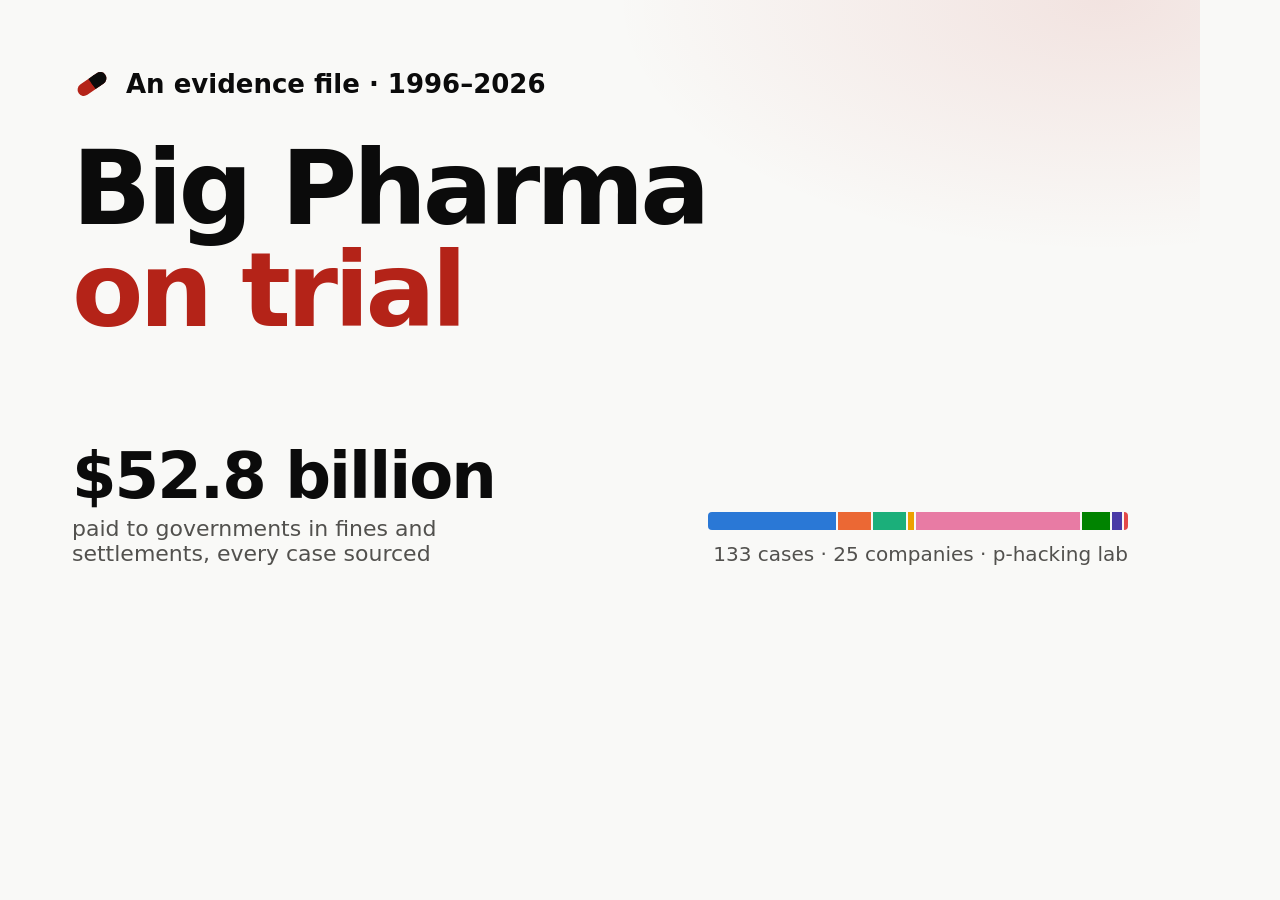
<file: tools/og-card.html>
<!doctype html>
<!-- Social preview card (1200x630). Regenerate assets/og-card.png with:  node tools/render-og-card.js -->
<html lang="en">
<head>
<meta charset="utf-8">
<title>Big Pharma on Trial – social card</title>
<style>
  :root { --page: #f9f9f7; --ink: #0b0b0b; --ink-2: #52514e; --accent: #b42318; --c1: #2a78d6; --c2: #eb6834; --c3: #1baf7a; --c4: #eda100; --c5: #e87ba4; --c6: #008300; --c7: #4a3aa7; --c8: #e34948; }
  * { box-sizing: border-box; }
  html, body { margin: 0; width: 1200px; height: 630px; overflow: hidden; }
  body { background: var(--page); color: var(--ink); font-family: system-ui, -apple-system, "Segoe UI", Roboto, Arial, sans-serif;
    padding: 64px 72px; display: grid; grid-template-rows: auto 1fr auto; position: relative; }
  body::before { content: ""; position: absolute; inset: 0; background: radial-gradient(700px 360px at 92% 0%, rgba(180,35,24,.10), transparent 70%); }
  .brand { display: flex; align-items: center; gap: 14px; font-weight: 800; font-size: 26px; position: relative; }
  h1 { font-size: 104px; line-height: .98; letter-spacing: -0.04em; margin: 34px 0 0; font-weight: 900; position: relative; }
  h1 em { font-style: normal; color: var(--accent); }
  .foot { display: flex; align-items: flex-end; justify-content: space-between; gap: 40px; position: relative; }
  .big { font-size: 64px; font-weight: 800; letter-spacing: -0.03em; line-height: 1; }
  .lab { font-size: 22px; color: var(--ink-2); margin-top: 8px; max-width: 30ch; }
  .bar { display: flex; height: 18px; width: 420px; border-radius: 4px; overflow: hidden; gap: 2px; }
  .bar span { display: block; height: 100%; }
  .meta { font-size: 20px; color: var(--ink-2); margin-top: 12px; text-align: right; }
</style>
</head>
<body>
  <div class="brand">
    <svg width="40" height="40" viewBox="0 0 32 32" aria-hidden="true"><g transform="rotate(-35 16 16)"><rect x="3" y="11" width="26" height="10" rx="5" fill="#b42318"/><rect x="16" y="11" width="13" height="10" rx="5" fill="#0b0b0b"/><rect x="16" y="11" width="5" height="10" fill="#0b0b0b"/></g></svg>
    An evidence file · 1996–2026
  </div>
  <h1>Big Pharma<br><em>on trial</em></h1>
  <div class="foot">
    <div>
      <div class="big" id="total">$0bn</div>
      <div class="lab">paid to governments in fines and settlements, every case sourced</div>
    </div>
    <div>
      <div class="bar" id="bar"></div>
      <div class="meta" id="meta"></div>
    </div>
  </div>
<script src="../assets/js/data.js"></script>
<script>
  const P = window.PHARMA;
  const final = (c) => !c.status || c.status === 'final';
  const gov = (c) => (c.kind === 'gov' || c.kind === 'foreign') && final(c) ? (c.count != null ? c.count : c.usd) : 0;
  const total = P.CASES.reduce((a, c) => a + gov(c), 0);
  document.getElementById('total').textContent = '$' + (total / 1000).toFixed(1) + ' billion';
  const nCos = P.COMPANIES.length + P.OTHERS.length;
  document.getElementById('meta').textContent = `${P.CASES.length} cases · ${nCos} companies · p-hacking lab`;
  const bar = document.getElementById('bar');
  P.CATEGORIES.forEach((k, i) => {
    const v = P.CASES.filter(c => c.cat === k.id).reduce((a, c) => a + gov(c), 0);
    if (v > 0) { const s = document.createElement('span'); s.style.flex = String(v); s.style.background = `var(--c${i + 1})`; bar.appendChild(s); }
  });
</script>
</body>
</html>
</file>
<file: assets/css/style.css>
/* ==========================================================================
   Big Pharma on Trial — styles
   Tokens first; light and dark are both selected (not auto-inverted).
   ========================================================================== */

:root {
  color-scheme: light;
  --page: #f9f9f7;
  --surface: #fcfcfb;
  --surface-2: #f1f0ec;
  --ink: #0b0b0b;
  --ink-2: #52514e;
  --muted: #6b6964;
  --axis-ink: #898781;
  --grid: #e1e0d9;
  --axis: #c3c2b7;
  --border: rgba(11, 11, 11, 0.10);
  --border-strong: rgba(11, 11, 11, 0.18);
  --accent: #b42318;
  --accent-ink: #ffffff;
  --accent-wash: rgba(180, 35, 24, 0.08);
  --shadow: 0 1px 2px rgba(0,0,0,.04), 0 8px 24px rgba(0,0,0,.06);

  /* categorical — fixed order, validated (scripts/validate_palette.js) */
  --c1: #2a78d6; --c2: #eb6834; --c3: #1baf7a; --c4: #eda100;
  --c5: #e87ba4; --c6: #008300; --c7: #4a3aa7; --c8: #e34948;

  /* sequential blue */
  --s100: #cde2fb; --s200: #9ec5f4; --s300: #6da7ec; --s400: #3987e5;
  --s500: #256abf; --s600: #184f95; --s700: #0d366b;
  --s-zero: #f0efec;

  /* status (reserved) */
  --good: #0ca30c; --good-ink: #006300;
  --warning: #fab219; --serious: #ec835a; --critical: #d03b3b;

  --radius: 12px;
  --font: system-ui, -apple-system, "Segoe UI", Roboto, "Helvetica Neue", Arial, sans-serif;
  --maxw: 1140px;
}

@media (prefers-color-scheme: dark) {
  :root:not([data-theme="light"]) {
    color-scheme: dark;
    --page: #0d0d0d;
    --surface: #1a1a19;
    --surface-2: #242422;
    --ink: #ffffff;
    --ink-2: #c3c2b7;
    --muted: #a3a199;
    --axis-ink: #898781;
    --grid: #2c2c2a;
    --axis: #383835;
    --border: rgba(255, 255, 255, 0.10);
    --border-strong: rgba(255, 255, 255, 0.18);
    --accent: #ff7b6b;
    --accent-ink: #1a0503;
    --accent-wash: rgba(255, 123, 107, 0.10);
    --shadow: 0 1px 2px rgba(0,0,0,.3), 0 8px 24px rgba(0,0,0,.35);
    --c1: #3987e5; --c2: #d95926; --c3: #199e70; --c4: #c98500;
    --c5: #d55181; --c6: #008300; --c7: #9085e9; --c8: #e66767;
    --s100: #104281; --s200: #184f95; --s300: #1c5cab; --s400: #256abf;
    --s500: #3987e5; --s600: #6da7ec; --s700: #9ec5f4;
    --s-zero: #242422;
    --good-ink: #0ca30c;
  }
}
:root[data-theme="dark"] {
  color-scheme: dark;
  --page: #0d0d0d;
  --surface: #1a1a19;
  --surface-2: #242422;
  --ink: #ffffff;
  --ink-2: #c3c2b7;
  --muted: #a3a199;
  --axis-ink: #898781;
  --grid: #2c2c2a;
  --axis: #383835;
  --border: rgba(255, 255, 255, 0.10);
  --border-strong: rgba(255, 255, 255, 0.18);
  --accent: #ff7b6b;
  --accent-ink: #1a0503;
  --accent-wash: rgba(255, 123, 107, 0.10);
  --shadow: 0 1px 2px rgba(0,0,0,.3), 0 8px 24px rgba(0,0,0,.35);
  --c1: #3987e5; --c2: #d95926; --c3: #199e70; --c4: #c98500;
  --c5: #d55181; --c6: #008300; --c7: #9085e9; --c8: #e66767;
  --s100: #104281; --s200: #184f95; --s300: #1c5cab; --s400: #256abf;
  --s500: #3987e5; --s600: #6da7ec; --s700: #9ec5f4;
  --s-zero: #242422;
  --good-ink: #0ca30c;
}

/* ---------- base ---------- */
*, *::before, *::after { box-sizing: border-box; }
html { scroll-behavior: smooth; scroll-padding-top: 72px; -webkit-text-size-adjust: 100%; }
@media (prefers-reduced-motion: reduce) { html { scroll-behavior: auto; } }
body {
  margin: 0;
  background: var(--page);
  color: var(--ink);
  font-family: var(--font);
  font-size: 17px;
  line-height: 1.6;
  overflow-x: hidden;
}
img, svg { max-width: 100%; }
a { color: var(--accent); text-underline-offset: 2px; }
a:hover { text-decoration-thickness: 2px; }
h1, h2, h3, h4 { line-height: 1.15; margin: 0 0 .5em; letter-spacing: -0.01em; }
h2 { font-size: clamp(1.8rem, 4vw, 2.6rem); font-weight: 800; }
h3 { font-size: 1.25rem; font-weight: 700; }
p { margin: 0 0 1em; }
small, .small { font-size: .875rem; }
.muted { color: var(--ink-2); }
.wrap { max-width: var(--maxw); margin: 0 auto; padding: 0 16px; }
@media (min-width: 720px) { .wrap { padding: 0 28px; } }
.sr-only { position: absolute; width: 1px; height: 1px; padding: 0; margin: -1px; overflow: hidden; clip: rect(0,0,0,0); white-space: nowrap; border: 0; }
:focus-visible { outline: 2px solid var(--accent); outline-offset: 2px; border-radius: 4px; }
.skip { position: absolute; left: -999px; top: 8px; background: var(--ink); color: var(--page); padding: 8px 12px; z-index: 100; border-radius: 6px; }
.skip:focus { left: 8px; }

/* ---------- header / nav ---------- */
.site-header {
  position: sticky; top: 0; z-index: 50;
  background: color-mix(in srgb, var(--page) 88%, transparent);
  backdrop-filter: saturate(1.4) blur(10px);
  -webkit-backdrop-filter: saturate(1.4) blur(10px);
  border-bottom: 1px solid var(--border);
}
.site-header .wrap { display: flex; align-items: center; gap: 12px; height: 60px; }
.brand { display: flex; align-items: center; gap: 10px; font-weight: 800; color: var(--ink); text-decoration: none; letter-spacing: -0.02em; white-space: nowrap; }
.brand-mark { width: 28px; height: 28px; flex: none; }
.nav { margin-left: auto; display: flex; gap: 2px; align-items: center; }
.nav a {
  color: var(--ink-2); text-decoration: none; font-size: .93rem; font-weight: 600;
  padding: 7px 8px; border-radius: 8px; white-space: nowrap;
}
.nav a:hover, .nav a[aria-current="true"] { color: var(--ink); background: var(--surface-2); }
.icon-btn {
  display: inline-grid; place-items: center; width: 38px; height: 38px; border-radius: 10px;
  border: 1px solid var(--border); background: var(--surface); color: var(--ink); cursor: pointer; flex: none;
}
.icon-btn:hover { background: var(--surface-2); }
.icon-btn svg { width: 18px; height: 18px; }
.menu-btn { display: none; }
@media (max-width: 1120px) {
  .menu-btn { display: inline-grid; margin-left: auto; }
  .nav {
    position: fixed; inset: 60px 0 auto 0; flex-direction: column; align-items: stretch; gap: 0;
    background: var(--page); border-bottom: 1px solid var(--border); padding: 8px 16px 16px;
    transform: translateY(-120%); transition: transform .25s ease; visibility: hidden;
  }
  .nav.open { transform: none; visibility: visible; }
  .nav a { padding: 12px 10px; font-size: 1rem; }
}

/* ---------- hero ---------- */
.hero { padding: 56px 0 40px; position: relative; overflow: hidden; }
.hero::before {
  content: ""; position: absolute; inset: 0; pointer-events: none;
  background:
    radial-gradient(700px 300px at 85% 0%, var(--accent-wash), transparent 70%),
    radial-gradient(500px 260px at 0% 100%, color-mix(in srgb, var(--c1) 8%, transparent), transparent 70%);
}
.hero .wrap { position: relative; }
.kicker { text-transform: uppercase; letter-spacing: .12em; font-size: .78rem; font-weight: 700; color: var(--accent); margin-bottom: 10px; display: block; }
.hero h1 { font-size: clamp(2.4rem, 7vw, 4.8rem); font-weight: 900; letter-spacing: -0.035em; max-width: 14ch; margin-bottom: 18px; }
.hero h1 em { font-style: normal; color: var(--accent); white-space: nowrap; }
.hero .deck { font-size: clamp(1.05rem, 2.2vw, 1.3rem); color: var(--ink-2); max-width: 60ch; }
.hero-figure { margin: 34px 0 8px; }
.hero-figure .label { color: var(--ink-2); font-weight: 600; font-size: .95rem; }
.hero-figure .value { font-size: clamp(3rem, 11vw, 6.5rem); font-weight: 800; letter-spacing: -0.04em; line-height: 1; }
.hero-figure .note { color: var(--muted); font-size: .85rem; margin-top: 6px; }
.tiles { display: grid; grid-template-columns: repeat(4, 1fr); gap: 12px; margin-top: 28px; }
@media (max-width: 760px) { .tiles { grid-template-columns: repeat(2, 1fr); } }
.tile { background: var(--surface); border: 1px solid var(--border); border-radius: var(--radius); padding: 14px 16px; }
.tile .label { font-size: .85rem; color: var(--ink-2); }
.tile .value { font-size: 1.8rem; font-weight: 700; letter-spacing: -0.02em; line-height: 1.2; }
.tile .sub { font-size: .8rem; color: var(--muted); }
.hero-cta { display: flex; flex-wrap: wrap; gap: 10px; margin-top: 26px; }
.btn {
  display: inline-flex; align-items: center; gap: 8px; border-radius: 10px; padding: 10px 16px; font-weight: 700;
  font-size: .95rem; text-decoration: none; cursor: pointer; border: 1px solid var(--border-strong);
  background: var(--surface); color: var(--ink); font-family: inherit;
}
.btn:hover { background: var(--surface-2); }
.btn.primary { background: var(--accent); color: var(--accent-ink); border-color: transparent; }
.btn.primary:hover { filter: brightness(1.08); background: var(--accent); }
.btn[disabled] { opacity: .55; cursor: progress; }

/* ---------- sections ---------- */
section.block { padding: 72px 0 24px; }
.section-head { max-width: 760px; margin-bottom: 28px; }
.section-head .num { font-variant-numeric: tabular-nums; color: var(--muted); font-weight: 700; margin-right: 8px; }
.section-head p { color: var(--ink-2); font-size: 1.08rem; }
.divider { border: 0; border-top: 1px solid var(--border); margin: 0; }

.card {
  background: var(--surface); border: 1px solid var(--border); border-radius: var(--radius);
  padding: 20px; box-shadow: var(--shadow);
}
.card + .card { margin-top: 16px; }
.grid-2 { display: grid; grid-template-columns: 1fr 1fr; gap: 16px; }
.grid-3 { display: grid; grid-template-columns: repeat(3, 1fr); gap: 16px; }
@media (max-width: 900px) { .grid-3 { grid-template-columns: 1fr 1fr; } }
@media (max-width: 720px) { .grid-2, .grid-3 { grid-template-columns: 1fr; } }

/* ---------- chips / filters ---------- */
.chips { display: flex; flex-wrap: wrap; gap: 8px; margin-bottom: 18px; }
.chip {
  border: 1px solid var(--border-strong); background: var(--surface); color: var(--ink-2);
  border-radius: 999px; padding: 6px 14px; font-weight: 600; font-size: .9rem; cursor: pointer; font-family: inherit;
}
.chip:hover { color: var(--ink); }
.chip[aria-pressed="true"] { background: var(--ink); color: var(--page); border-color: var(--ink); }
.seg { display: inline-flex; border: 1px solid var(--border-strong); border-radius: 10px; overflow: hidden; }
.seg button { border: 0; background: var(--surface); color: var(--ink-2); padding: 7px 12px; font: inherit; font-size: .88rem; font-weight: 600; cursor: pointer; }
.seg button + button { border-left: 1px solid var(--border-strong); }
.seg button[aria-pressed="true"] { background: var(--ink); color: var(--page); }

/* ---------- playbook ---------- */
.tactics { display: grid; grid-template-columns: repeat(auto-fill, minmax(250px, 1fr)); gap: 14px; }
.tactic {
  text-align: left; font: inherit; color: inherit; cursor: pointer;
  background: var(--surface); border: 1px solid var(--border); border-radius: var(--radius);
  padding: 18px; display: flex; flex-direction: column; gap: 8px; position: relative;
  transition: transform .18s ease, box-shadow .18s ease, border-color .18s ease;
}
.tactic:hover { transform: translateY(-2px); box-shadow: var(--shadow); border-color: var(--border-strong); }
.tactic .t-group { padding-right: 26px; font-size: .75rem; text-transform: uppercase; letter-spacing: .1em; font-weight: 700; color: var(--muted); }
.tactic .t-title { font-size: 1.12rem; font-weight: 800; line-height: 1.25; }
.tactic .t-hook { color: var(--ink-2); font-size: .95rem; }
.tactic .t-stat { margin-top: auto; padding-top: 8px; border-top: 1px solid var(--border); font-size: .88rem; color: var(--ink-2); }
.tactic .t-stat strong { color: var(--ink); font-size: 1.05rem; }
.tactic .t-num { position: absolute; top: 14px; right: 16px; font-weight: 800; color: var(--muted); font-variant-numeric: tabular-nums; font-size: .85rem; }
.tactic[hidden] { display: none; }

dialog.sheet {
  border: 1px solid var(--border); border-radius: 16px; padding: 0; width: min(760px, calc(100vw - 24px));
  max-height: min(86vh, 900px); background: var(--surface); color: var(--ink); box-shadow: 0 30px 80px rgba(0,0,0,.35);
}
dialog.sheet::backdrop { background: rgba(10,10,10,.55); backdrop-filter: blur(2px); }
.sheet-inner { padding: 26px 24px 24px; overflow: auto; max-height: inherit; }
.sheet-close { position: sticky; top: 0; float: right; margin: -8px -8px 0 8px; }
.sheet h3 { font-size: 1.6rem; font-weight: 800; padding-right: 24px; }
.sheet h4 { font-size: 1rem; margin: 1.4em 0 .4em; text-transform: uppercase; letter-spacing: .08em; color: var(--ink-2); }
.sheet ul { padding-left: 1.1em; margin: 0 0 1em; }
.sheet li { margin-bottom: .45em; }
.sheet .fix { background: var(--surface-2); border-radius: 10px; padding: 12px 14px; font-size: .95rem; }
.pull { font-size: 1.15rem; font-weight: 600; border-left: 3px solid var(--accent); padding: 4px 0 4px 14px; margin: 14px 0; }

/* ---------- lab ---------- */
.lab-grid { display: grid; grid-template-columns: 1.05fr .95fr; gap: 16px; align-items: start; }
@media (max-width: 900px) { .lab-grid { grid-template-columns: 1fr; } }
.controls { display: grid; gap: 12px; margin: 12px 0 16px; }
.control { display: grid; grid-template-columns: 1fr auto; gap: 4px 12px; align-items: center; font-size: .93rem; }
.control label { font-weight: 600; }
.control output { font-variant-numeric: tabular-nums; font-weight: 700; min-width: 2.5ch; text-align: right; }
.control input[type=range] { grid-column: 1 / -1; width: 100%; accent-color: var(--accent); }
.check { display: flex; gap: 10px; align-items: flex-start; font-size: .93rem; }
.check input { margin-top: 4px; accent-color: var(--accent); width: 18px; height: 18px; flex: none; }
.btn-row { display: flex; flex-wrap: wrap; gap: 8px; }
.headline {
  border: 1px dashed var(--border-strong); border-radius: 10px; padding: 14px 16px; margin-top: 14px; min-height: 84px;
  background: var(--surface-2);
}
.headline .h-tag { font-size: .72rem; text-transform: uppercase; letter-spacing: .12em; font-weight: 800; color: var(--muted); }
.headline .h-text { font-size: 1.12rem; font-weight: 800; line-height: 1.3; margin-top: 4px; }
.headline.win .h-tag { color: var(--accent); }
.meter { margin-top: 10px; }
.meter-row { display: grid; grid-template-columns: 140px 1fr 56px; gap: 10px; align-items: center; font-size: .9rem; margin: 6px 0; }
.meter-track { height: 14px; background: var(--surface-2); border-radius: 4px; overflow: hidden; }
.meter-fill { height: 100%; border-radius: 0 4px 4px 0; width: 0; transition: width .6s cubic-bezier(.2,.8,.2,1); }
.meter-row .v { text-align: right; font-weight: 700; font-variant-numeric: tabular-nums; }
@media (max-width: 520px) { .meter-row { grid-template-columns: 96px 1fr 48px; } }
.progress { height: 4px; background: var(--surface-2); border-radius: 2px; overflow: hidden; margin-top: 10px; }
.progress > div { height: 100%; width: 0; background: var(--accent); }
.stat-row { display: grid; grid-template-columns: repeat(3, 1fr); gap: 12px; }
@media (max-width: 900px) { .stat-row { grid-template-columns: repeat(2, 1fr); } }
@media (max-width: 520px) { .stat-row { grid-template-columns: 1fr; } }
.stat-card { background: var(--surface); border: 1px solid var(--border); border-radius: var(--radius); padding: 16px; }
.stat-card .big { font-size: 2.3rem; font-weight: 800; letter-spacing: -0.03em; line-height: 1.05; }
.stat-card .what { color: var(--ink-2); font-size: .93rem; margin-top: 6px; }
.stat-card .src { font-size: .78rem; color: var(--muted); margin-top: 8px; }
.stat-card .src a { color: var(--muted); }
.versus { display: grid; grid-template-columns: 1fr 1fr; gap: 12px; }
@media (max-width: 640px) { .versus { grid-template-columns: 1fr; } }
.quote { background: var(--surface-2); border-radius: 10px; padding: 16px; }
.quote .who { font-size: .8rem; text-transform: uppercase; letter-spacing: .1em; font-weight: 700; color: var(--muted); margin-bottom: 6px; }
.quote blockquote { margin: 0; font-size: 1.05rem; font-weight: 600; }

/* ---------- charts ---------- */
.chart-card { background: var(--surface); border: 1px solid var(--border); border-radius: var(--radius); padding: 18px 18px 12px; box-shadow: var(--shadow); }
.chart-card + .chart-card { margin-top: 16px; }
.chart-head { display: flex; flex-wrap: wrap; align-items: flex-start; justify-content: space-between; gap: 10px 16px; margin-bottom: 6px; }
.chart-title { font-weight: 800; font-size: 1.1rem; }
.chart-sub { color: var(--ink-2); font-size: .9rem; max-width: 70ch; }
.chart { position: relative; width: 100%; }
.chart svg { display: block; width: 100%; height: auto; overflow: visible; }
.chart text { font-family: var(--font); }
.legend { display: flex; flex-wrap: wrap; gap: 6px 14px; font-size: .82rem; color: var(--ink-2); margin: 8px 0 6px; }
.legend span { display: inline-flex; align-items: center; gap: 6px; }
.legend i { width: 12px; height: 12px; border-radius: 3px; display: inline-block; flex: none; }
.legend i.ring { border-radius: 50%; }
.axis-text { fill: var(--axis-ink); font-size: 11px; font-variant-numeric: tabular-nums; }
.label-text { fill: var(--ink-2); font-size: 12px; }
.label-strong { fill: var(--ink); font-size: 12px; font-weight: 700; font-variant-numeric: tabular-nums; }
.grid-line { stroke: var(--grid); stroke-width: 1; shape-rendering: crispEdges; }
.base-line { stroke: var(--axis); stroke-width: 1; shape-rendering: crispEdges; }
.mark { cursor: pointer; transition: opacity .15s ease; }
.chart.hovering .mark:not(.hot) { opacity: .45; }
.grow-x { transform-box: fill-box; transform-origin: left center; transform: scaleX(0); transition: transform .9s cubic-bezier(.2,.8,.2,1); }
.grow-y { transform-box: fill-box; transform-origin: center bottom; transform: scaleY(0); transition: transform .8s cubic-bezier(.2,.8,.2,1); }
.in-view .grow-x { transform: scaleX(1); }
.in-view .grow-y { transform: scaleY(1); }
.fade-in { opacity: 0; transition: opacity .6s ease .5s; }
.in-view .fade-in { opacity: 1; }
@media (prefers-reduced-motion: reduce) {
  .grow-x, .grow-y { transform: none; transition: none; }
  .fade-in { opacity: 1; transition: none; }
}
details.data-view { margin-top: 8px; font-size: .88rem; }
details.data-view summary { cursor: pointer; color: var(--ink-2); font-weight: 600; padding: 6px 0; }
.table-scroll { overflow-x: auto; -webkit-overflow-scrolling: touch; }
table.data { border-collapse: collapse; width: 100%; font-size: .86rem; }
table.data th, table.data td { padding: 7px 10px; border-bottom: 1px solid var(--border); text-align: left; vertical-align: top; }
table.data th { font-weight: 700; color: var(--ink-2); font-size: .8rem; text-transform: uppercase; letter-spacing: .05em; position: sticky; top: 0; background: var(--surface); }
table.data td.num, table.data th.num { text-align: right; font-variant-numeric: tabular-nums; white-space: nowrap; }

.tooltip {
  position: fixed; z-index: 80; pointer-events: none; opacity: 0; transform: translateY(4px);
  transition: opacity .12s ease, transform .12s ease;
  background: var(--surface); color: var(--ink); border: 1px solid var(--border-strong); border-radius: 10px;
  padding: 10px 12px; font-size: .85rem; box-shadow: 0 10px 30px rgba(0,0,0,.18); max-width: 300px;
}
.tooltip.show { opacity: 1; transform: none; }
.tooltip .tt-value { font-size: 1.05rem; font-weight: 800; font-variant-numeric: tabular-nums; }
.tooltip .tt-row { display: flex; align-items: center; gap: 8px; color: var(--ink-2); }
.tooltip .tt-key { width: 14px; height: 3px; border-radius: 2px; flex: none; }
.tooltip .tt-title { font-weight: 700; margin-bottom: 2px; }
.tooltip .tt-note { color: var(--muted); font-size: .78rem; margin-top: 4px; }

/* ---------- companies ---------- */
.co-menu { display: grid; grid-template-columns: repeat(auto-fill, minmax(170px, 1fr)); gap: 10px; }
.co-btn {
  text-align: left; font: inherit; color: inherit; cursor: pointer; background: var(--surface);
  border: 1px solid var(--border); border-radius: 12px; padding: 12px 14px; display: grid; gap: 2px;
  transition: border-color .15s ease, background .15s ease;
}
.co-btn:hover { border-color: var(--border-strong); background: var(--surface-2); }
.co-btn[aria-pressed="true"] { border-color: var(--ink); box-shadow: inset 0 0 0 1px var(--ink); }
.co-btn .n { font-weight: 800; }
.co-btn .a { font-size: 1.15rem; font-weight: 700; font-variant-numeric: tabular-nums; }
.co-btn .s { font-size: .78rem; color: var(--muted); }
.co-bar { display: flex; height: 6px; border-radius: 3px; overflow: hidden; gap: 1px; background: var(--surface-2); margin-top: 6px; }
.co-bar span { display: block; height: 100%; }
.dossier { margin-top: 18px; }
.dossier-head { display: flex; flex-wrap: wrap; justify-content: space-between; gap: 16px; align-items: flex-end; }
.dossier-head h3 { font-size: clamp(1.6rem, 4vw, 2.3rem); font-weight: 900; margin: 0; }
.dossier .meta { color: var(--ink-2); font-size: .92rem; }
.dossier .mini-tiles { display: grid; grid-template-columns: repeat(4, 1fr); gap: 10px; margin: 16px 0; }
@media (max-width: 720px) { .dossier .mini-tiles { grid-template-columns: repeat(2, 1fr); } }
.dossier .mini-tiles .tile .value { font-size: 1.4rem; }
.signature { font-size: 1.05rem; }
.good-list { list-style: none; padding: 0; margin: 0; display: grid; gap: 8px; }
.good-list li { padding-left: 26px; position: relative; }
.good-list li::before {
  content: ""; position: absolute; left: 2px; top: 6px; width: 14px; height: 14px; border-radius: 50%;
  background: var(--good); -webkit-mask: radial-gradient(circle, #000 60%, transparent 62%); mask: radial-gradient(circle, #000 60%, transparent 62%);
}
.good-list li::after { content: ""; position: absolute; left: 6px; top: 9px; width: 4px; height: 7px; border: solid var(--surface); border-width: 0 2px 2px 0; transform: rotate(45deg); }
.case-list { display: grid; gap: 10px; margin-top: 10px; }
.case {
  border: 1px solid var(--border); border-radius: 12px; padding: 12px 14px; background: var(--surface);
  display: grid; grid-template-columns: 64px 1fr auto; gap: 4px 14px; align-items: start;
}
.case .yr { font-weight: 800; font-variant-numeric: tabular-nums; color: var(--ink-2); }
.case .ttl { font-weight: 700; }
.case .amt { font-weight: 800; font-variant-numeric: tabular-nums; text-align: right; white-space: nowrap; }
.case .amt.struck { text-decoration: line-through; color: var(--muted); }
.case .body { grid-column: 2 / -1; color: var(--ink-2); font-size: .93rem; }
.case .tags { grid-column: 2 / -1; display: flex; flex-wrap: wrap; gap: 6px; }
@media (max-width: 560px) {
  .case { grid-template-columns: 1fr auto; }
  .case .yr { grid-column: 1 / -1; }
  .case .body, .case .tags { grid-column: 1 / -1; }
}
.tag {
  display: inline-flex; align-items: center; gap: 6px; font-size: .74rem; font-weight: 700; letter-spacing: .02em;
  padding: 2px 8px; border-radius: 999px; background: var(--surface-2); color: var(--ink-2); white-space: nowrap;
}
.tag i { width: 8px; height: 8px; border-radius: 50%; display: inline-block; }
.tag.crim { background: var(--accent-wash); color: var(--accent); }
.tag.warn { color: var(--ink-2); border: 1px solid var(--border-strong); background: transparent; }
.src-links { grid-column: 2 / -1; font-size: .8rem; }
.src-links a { color: var(--muted); margin-right: 10px; }

/* ---------- australia band ---------- */
.oz { background: var(--surface); border-top: 1px solid var(--border); border-bottom: 1px solid var(--border); }
.oz .wrap { padding-top: 40px; padding-bottom: 40px; }
.oz-grid { display: grid; grid-template-columns: repeat(3, 1fr); gap: 16px; }
@media (max-width: 900px) { .oz-grid { grid-template-columns: 1fr; } }
.oz-grid h3 { font-size: 1.05rem; }
.oz-grid p { color: var(--ink-2); font-size: .95rem; }

/* ---------- check your medicine ---------- */
.med-caution {
  max-width: 760px; margin: -8px 0 8px; padding: 12px 16px; font-size: .95rem; color: var(--ink-2);
  background: var(--surface); border: 1px solid var(--border); border-left: 4px solid var(--warning); border-radius: 0 10px 10px 0;
}
.med-caution strong { color: var(--ink); }
.med-h { font-size: 1.3rem; font-weight: 800; margin: 30px 0 12px; }
.findings { display: grid; grid-template-columns: repeat(2, minmax(0, 1fr)); gap: 12px; }
@media (max-width: 720px) { .findings { grid-template-columns: minmax(0, 1fr); } }
.finding { background: var(--surface); border: 1px solid var(--border); border-radius: var(--radius); padding: 16px 18px; }
.finding .n { font-size: .72rem; font-weight: 800; color: var(--muted); letter-spacing: .12em; text-transform: uppercase; }
.finding h4 { font-size: 1.1rem; margin: 4px 0 6px; }
.finding p { color: var(--ink-2); font-size: .95rem; margin: 0; }
.predict { margin-top: 12px; background: var(--ink); color: var(--page); border-radius: var(--radius); padding: 18px 20px; }
.predict .kicker { color: color-mix(in srgb, var(--page) 72%, var(--ink)); margin-bottom: 6px; }
.predict p { margin: 0; color: color-mix(in srgb, var(--page) 86%, var(--ink)); }
.predict strong { color: var(--page); }

.light { display: inline-flex; align-items: center; gap: 6px; font-size: .74rem; font-weight: 800; text-transform: uppercase; letter-spacing: .07em; }
.light i { width: 10px; height: 10px; border-radius: 50%; flex: none; }
.med-meta { font-size: .83rem; color: var(--muted); }
.med-pointer { margin: 14px 0 0; font-weight: 600; }
.med-why { margin: 2px 0 0; font-weight: 600; }
.med-self { margin: 0; font-size: .9rem; background: var(--surface-2); border-radius: 8px; padding: 8px 10px; color: var(--ink-2); }
.med-self strong { color: var(--ink); }
.med-self.maybe { background: color-mix(in srgb, var(--warning) 20%, var(--surface)); }
.itag {
  display: inline-flex; align-items: center; gap: 6px; font-size: .74rem; font-weight: 700; padding: 2px 8px 2px 6px;
  border-radius: 999px; background: var(--surface-2); color: var(--ink-2); white-space: nowrap;
}
.itag::before { content: ""; width: 9px; height: 9px; flex: none; box-sizing: border-box; }
.itag.proven::before { background: var(--ink); border-radius: 2px; }
.itag.open { background: transparent; box-shadow: inset 0 0 0 1.5px var(--critical); color: var(--ink); }
.itag.open::before { border: 2px solid var(--critical); border-radius: 50%; }
.itag.raised::before { border: 1.5px solid var(--axis-ink); border-radius: 50%; }
.med-ev { list-style: none; padding: 0; margin: 0; display: grid; gap: 12px; }
.med-ev li { border-left: 2px solid var(--border-strong); padding-left: 10px; }
.med-ev li.open { border-left-color: var(--critical); }
.med-ev li.paid, .med-ev li.found { border-left-color: var(--ink-2); }
.med-ev .h { display: flex; flex-wrap: wrap; gap: 4px 8px; align-items: baseline; }
.med-ev .yr { font-weight: 800; font-variant-numeric: tabular-nums; color: var(--ink-2); }
.med-ev .t { font-weight: 700; }
.med-ev .tag.kind { background: transparent; border: 1px solid var(--border-strong); }
.med-ev .amt { margin-left: auto; font-weight: 800; font-variant-numeric: tabular-nums; }
.med-ev p { margin: 2px 0 2px; font-size: .9rem; color: var(--ink-2); }
.shelf-detail .src a { font-size: .78rem; color: var(--muted); margin-right: 10px; overflow-wrap: anywhere; }
.med-watch, .med-note { margin: 0; font-size: .9rem; color: var(--ink-2); }
.med-watch strong { color: var(--ink); }
.med-note { font-style: italic; }
.bench-link, .co-link { font-size: .85rem; font-weight: 700; }
.med-empty { background: var(--surface); border: 1px dashed var(--border-strong); border-radius: var(--radius); padding: 16px; }
.med-empty p { margin: 0 0 10px; }
.legend .key { display: inline-flex; align-items: center; gap: 6px; }
.legend .key svg { width: 16px; height: 16px; flex: none; }
.legend .key svg[viewBox="0 0 22 16"] { width: 22px; }
.med-name { cursor: pointer; }
.med-name:hover text, .med-name:focus text { fill: var(--accent); text-decoration: underline; }
.med-method { margin-top: 18px; }

/* ---------- still on the shelf ---------- */
.shelf-controls { display: flex; flex-wrap: wrap; gap: 10px; margin: 8px 0 12px; }
.shelf-controls input, .shelf-controls select {
  font: inherit; font-size: .92rem; padding: 8px 10px; border-radius: 10px; border: 1px solid var(--border-strong);
  background: var(--surface); color: var(--ink); min-width: 0;
}
.shelf-controls input { flex: 1 1 280px; }
.shelf-controls select { flex: 1 1 150px; max-width: 100%; }
@media (min-width: 900px) { .shelf-controls select { flex: 0 1 auto; } }
.shelf-chips { margin-bottom: 8px; gap: 6px; }
.shelf-chips .chip { font-size: .84rem; padding: 5px 12px; }
.chip .dot { width: 9px; height: 9px; border-radius: 50%; display: inline-block; margin-right: 6px; vertical-align: 0; }
.shelf-summary { color: var(--ink-2); font-size: .9rem; margin: 6px 0 10px; font-variant-numeric: tabular-nums; }
.linkish { all: unset; cursor: pointer; color: var(--accent); font-weight: 700; margin-left: 8px; text-decoration: underline; text-underline-offset: 2px; }
.linkish:focus-visible { outline: 2px solid var(--accent); outline-offset: 2px; border-radius: 4px; }
.linkish[hidden] { display: none; }
.shelf-wrap { border: 1px solid var(--border); border-radius: var(--radius); background: var(--surface); overflow-x: auto; }
table.shelf { font-size: .9rem; }
table.shelf th { white-space: nowrap; }
table.shelf th button { all: unset; cursor: pointer; }
table.shelf th button:hover, table.shelf th button:focus-visible { color: var(--ink); text-decoration: underline; }
table.shelf th[aria-sort="ascending"] button::after { content: " ▲"; font-size: .7em; }
table.shelf th[aria-sort="descending"] button::after { content: " ▼"; font-size: .7em; }
.srow { cursor: pointer; }
.srow:hover td, .srow.open td { background: var(--surface-2); }
.srow.open td { border-bottom-color: transparent; }
.sname { all: unset; cursor: pointer; display: grid; gap: 1px; }
.sname .n { font-weight: 800; color: var(--ink); }
.sname .b { font-size: .8rem; color: var(--muted); }
.sname:focus-visible { outline: 2px solid var(--accent); outline-offset: 2px; border-radius: 4px; }
.srow .c-for, .srow .c-maker { color: var(--ink-2); }
.srow .c-for { min-width: 16ch; max-width: 24ch; }
.srow .c-maker { min-width: 12ch; max-width: 20ch; }
.srow .light { white-space: nowrap; font-size: .7rem; }
.itags { display: flex; flex-wrap: wrap; gap: 4px; min-width: 14ch; }
.sdetail td { background: var(--surface-2); padding: 2px 14px 18px; }
.sdetail[hidden] { display: none !important; }
.shelf-detail { display: grid; gap: 8px; max-width: 920px; }
.shelf-links { display: flex; flex-wrap: wrap; gap: 6px 18px; font-size: .85rem; font-weight: 700; }
@media (max-width: 760px) {
  table.shelf thead { display: none; }
  table.shelf, table.shelf tbody { display: block; }
  .srow { display: grid; grid-template-columns: minmax(0, 1fr) auto; gap: 6px 10px; padding: 12px; border-bottom: 1px solid var(--border); }
  .srow.open { background: var(--surface-2); border-bottom-color: transparent; }
  table.shelf .srow td { display: block; border: 0; padding: 0; background: transparent; max-width: none; min-width: 0; }
  .srow .c-name { grid-column: 1; }
  .srow .c-light { grid-column: 2; grid-row: 1; justify-self: end; }
  .srow .c-for { grid-column: 1 / -1; font-size: .85rem; }
  table.shelf .srow .c-maker { grid-column: 1 / -1; font-size: .8rem; color: var(--muted); }
  .srow .c-issues { grid-column: 1 / -1; }
  table.shelf .srow .c-paid, table.shelf .srow .c-latest { font-size: .8rem; color: var(--muted); text-align: left; }
  table.shelf .srow .c-latest { text-align: right; }
  .srow .c-paid::before { content: "Paid "; }
  .srow .c-latest::before { content: "Latest "; }
  .sdetail { display: block; }
  table.shelf .sdetail td { display: block; padding: 0 12px 14px; border-bottom: 1px solid var(--border); }
}

/* ---------- lab bench ---------- */
.bench .chip[aria-selected="true"] { background: var(--ink); color: var(--page); border-color: var(--ink); }
.bench-panel { border-top: 1px solid var(--border); padding-top: 18px; }
.bench-h { font-size: 1.15rem; font-weight: 800; margin: 0 0 6px; text-transform: none; letter-spacing: 0; color: var(--ink); }
.bench-grid { display: grid; grid-template-columns: minmax(0, 1fr) minmax(0, 1.1fr); gap: 20px; align-items: start; }
@media (max-width: 860px) { .bench-grid { grid-template-columns: minmax(0, 1fr); } }
.says { display: grid; gap: 8px; margin-top: 14px; }
.say { display: grid; gap: 2px; background: var(--surface-2); border-radius: 10px; padding: 10px 12px; }
.say .who { font-size: .72rem; text-transform: uppercase; letter-spacing: .1em; font-weight: 800; color: var(--muted); }
.say strong { font-size: 1.05rem; line-height: 1.3; }
.surr { margin-top: 14px; display: grid; grid-template-columns: minmax(0, 1fr) minmax(0, 1fr); gap: 14px; }
@media (max-width: 720px) { .surr { grid-template-columns: minmax(0, 1fr); } }
.surr .side { background: var(--surface-2); border-radius: 12px; padding: 16px; display: grid; gap: 8px; align-content: start; }
.surr .side .who { font-size: .75rem; text-transform: uppercase; letter-spacing: .1em; font-weight: 800; color: var(--muted); }
.surr .side .big { font-size: 2rem; font-weight: 800; letter-spacing: -0.02em; line-height: 1.1; }
.surr .verdict { display: inline-flex; align-items: center; gap: 8px; font-weight: 800; }
.surr .verdict svg { width: 20px; height: 20px; flex: none; }
.surr .verdict.good svg { color: var(--good); }
.surr .verdict.bad svg { color: var(--critical); }
.switch-game .protocol { margin: 0; padding-left: 1.1em; display: grid; gap: 6px; }
.switch-game .paper { margin: 0; line-height: 1.9; }
.clue { cursor: pointer; padding: 1px 2px; border-bottom: 1.5px dashed var(--axis-ink); border-radius: 3px; -webkit-box-decoration-break: clone; box-decoration-break: clone; }
.clue:hover { background: var(--accent-wash); }
.clue.found { background: color-mix(in srgb, var(--good) 18%, transparent); border-bottom: 2px solid var(--good); }
.clue.matches { border-bottom-style: dotted; color: var(--muted); cursor: default; }
.clue.revealed { background: color-mix(in srgb, var(--warning) 22%, transparent); border-bottom: 2px solid var(--warning); }
.switch-notes { margin: 12px 0 0; padding-left: 1.2em; display: grid; gap: 6px; }
.switch-notes li::marker { font-weight: 800; }

/* ---------- verdict ---------- */
.ledger { display: grid; grid-template-columns: 1fr 1fr; gap: 16px; }
@media (max-width: 760px) { .ledger { grid-template-columns: 1fr; } }
.ledger .card h3 { display: flex; align-items: center; gap: 10px; }
.ledger ul { margin: 0; padding-left: 1.1em; }
.ledger li { margin-bottom: .55em; }
.score { display: grid; gap: 8px; }
.score-row {
  display: grid; grid-template-columns: 1fr 156px 2.2fr; gap: 14px; align-items: center;
  background: var(--surface); border: 1px solid var(--border); border-radius: 12px; padding: 12px 14px;
}
@media (max-width: 760px) { .score-row { grid-template-columns: 1fr auto; } .score-row .why { grid-column: 1 / -1; } }
.score-row .what { font-weight: 700; }
.score-row .why { color: var(--ink-2); font-size: .92rem; }
.status { display: inline-flex; align-items: center; gap: 7px; font-weight: 800; font-size: .88rem; white-space: nowrap; }
.status svg { width: 18px; height: 18px; flex: none; }
.status.better svg { color: var(--good); }
.status.same svg { color: var(--warning); }
.status.worse svg { color: var(--critical); }
.status.mixed svg { color: var(--serious); }
.bottom-line {
  margin-top: 26px; padding: 26px; border-radius: 16px; background: var(--ink); color: var(--page);
}
.bottom-line .kicker { color: color-mix(in srgb, var(--page) 72%, var(--ink)); }
.bottom-line h3 { font-size: clamp(1.4rem, 3vw, 2rem); font-weight: 900; }
.bottom-line p { color: color-mix(in srgb, var(--page) 82%, var(--ink)); font-size: 1.05rem; }
.bottom-line strong { color: var(--page); }

/* ---------- explorer ---------- */
.filters { display: flex; flex-wrap: wrap; gap: 10px; align-items: center; margin-bottom: 12px; }
.filters select, .filters input {
  font: inherit; font-size: .92rem; padding: 8px 10px; border-radius: 10px; border: 1px solid var(--border-strong);
  background: var(--surface); color: var(--ink); min-width: 0;
}
.filters input { flex: 1 1 200px; }
.filters .count { margin-left: auto; color: var(--ink-2); font-size: .9rem; font-variant-numeric: tabular-nums; }
.explorer-wrap { max-height: 720px; overflow: auto; border: 1px solid var(--border); border-radius: var(--radius); background: var(--surface); }
.explorer td .t { font-weight: 700; color: var(--ink); }
.explorer td .d { color: var(--ink-2); font-size: .84rem; margin-top: 2px; }
.explorer th button { all: unset; cursor: pointer; }
.explorer th button:hover { color: var(--ink); }
@media (max-width: 720px) {
  .explorer thead { display: none; }
  .explorer tr { display: grid; grid-template-columns: 1fr auto; padding: 10px 12px; border-bottom: 1px solid var(--border); gap: 2px 10px; }
  .explorer td { border: 0; padding: 0; }
  .explorer td.c-what { grid-column: 1 / -1; order: 3; }
  .explorer td.c-cat, .explorer td.c-kind { order: 4; display: inline-block; }
  .explorer td.c-src { grid-column: 1 / -1; order: 5; }
}

/* ---------- methods / footer ---------- */
.methods { columns: 2 340px; column-gap: 32px; color: var(--ink-2); font-size: .95rem; }
.methods p { break-inside: avoid; }
.sources { font-size: .88rem; columns: 2 320px; column-gap: 32px; padding-left: 1.1em; }
.sources li { break-inside: avoid; margin-bottom: 6px; }
footer.site { padding: 40px 0 60px; color: var(--muted); font-size: .88rem; border-top: 1px solid var(--border); margin-top: 60px; }

/* reveal on scroll */
.reveal { opacity: 0; transform: translateY(14px); transition: opacity .6s ease, transform .6s ease; }
.reveal.in-view { opacity: 1; transform: none; }
@media (prefers-reduced-motion: reduce) { .reveal { opacity: 1; transform: none; transition: none; } }

@media print {
  .site-header, .hero-cta, .btn-row, .filters { display: none !important; }
  .reveal { opacity: 1; transform: none; }
  .grow-x, .grow-y { transform: none; }
}
</file>
